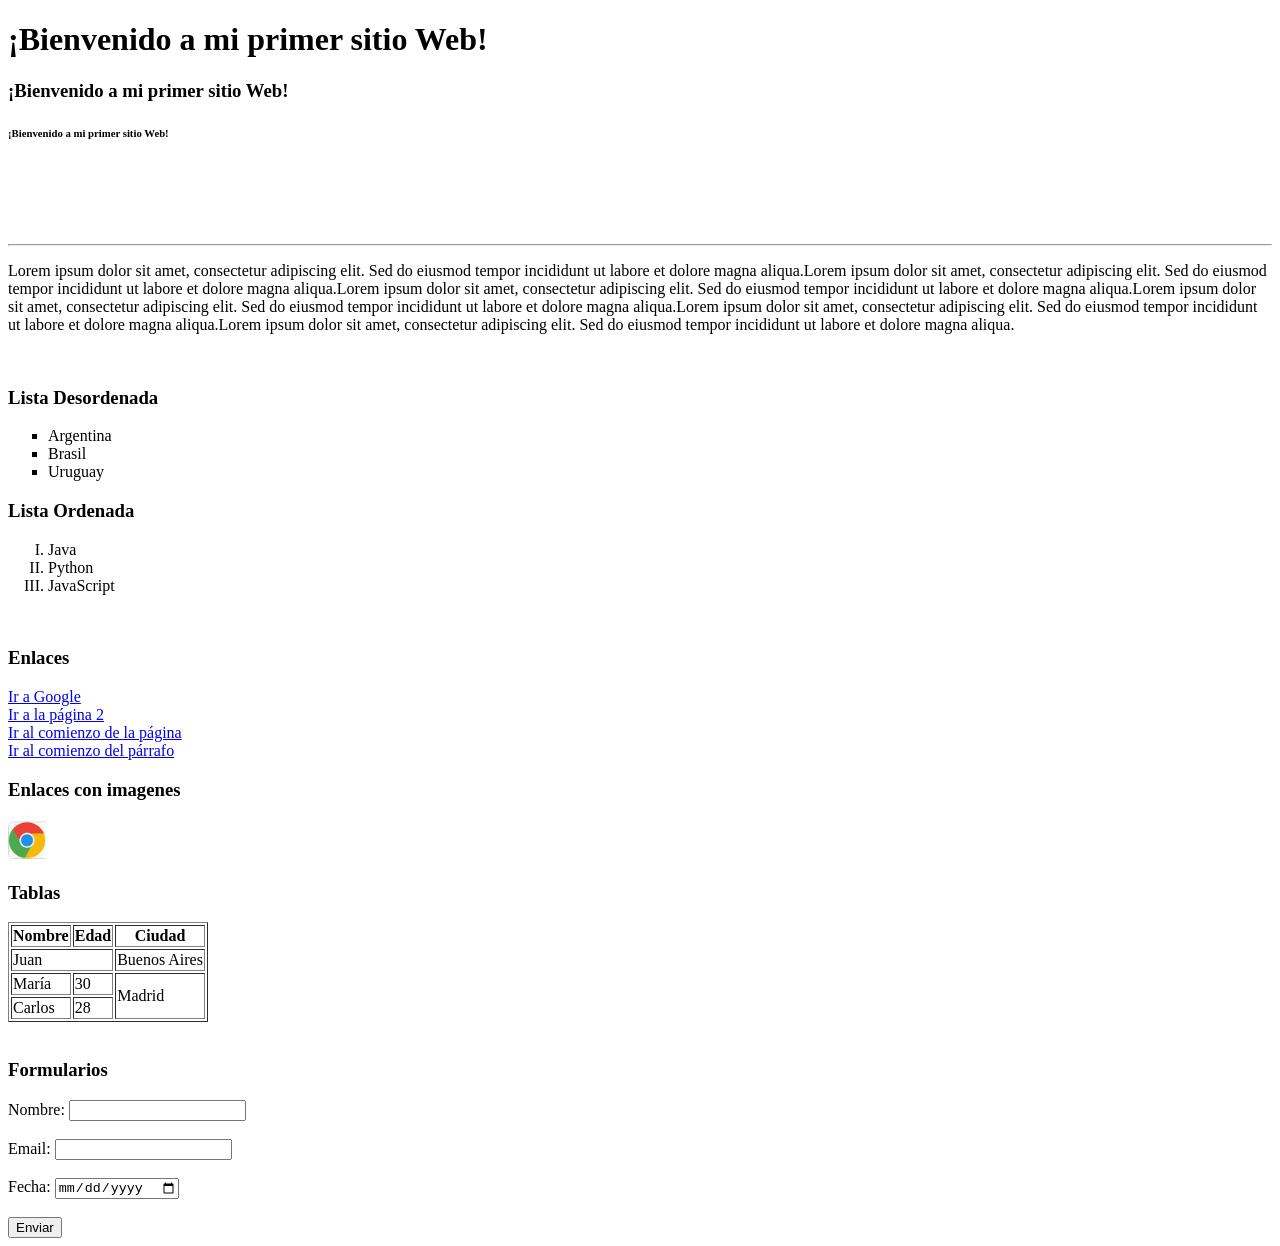
<file: Clase 1/index.html>
<!DOCTYPE html>
<html lang="en">
<head>
    <meta charset="UTF-8">
    <meta name="viewport" content="width=device-width, initial-scale=1.0">
    <title>Mi primer sitio Web!!</title>
</head>
<body>
    <h1>¡Bienvenido a mi primer sitio Web!</h1>
    <h3>¡Bienvenido a mi primer sitio Web!</h3>
    <h6>¡Bienvenido a mi primer sitio Web!</h6>

    <br><br><br><br>
    <hr>
    <!-- comentario valido en HTML -->
    <p id="texto">Lorem ipsum dolor sit amet, consectetur adipiscing elit. Sed do eiusmod tempor incididunt ut labore et dolore magna aliqua.Lorem ipsum dolor sit amet, consectetur adipiscing elit. Sed do eiusmod tempor incididunt ut labore et dolore magna aliqua.Lorem ipsum dolor sit amet, consectetur adipiscing elit. Sed do eiusmod tempor incididunt ut labore et dolore magna aliqua.Lorem ipsum dolor sit amet, consectetur adipiscing elit. Sed do eiusmod tempor incididunt ut labore et dolore magna aliqua.Lorem ipsum dolor sit amet, consectetur adipiscing elit. Sed do eiusmod tempor incididunt ut labore et dolore magna aliqua.Lorem ipsum dolor sit amet, consectetur adipiscing elit. Sed do eiusmod tempor incididunt ut labore et dolore magna aliqua.</p>

    <br>

    <h3>Lista Desordenada</h3>
    <!-- ul: unordered list -->
    <!-- li: list item -->

    <!-- <ul type="disc"> -->
    <!-- <ul type="circle"> -->
    <ul type="square">
        <li>Argentina</li>
        <li>Brasil</li>
        <li>Uruguay</li>
    </ul>
    
    
    <h3>Lista Ordenada</h3>
    <!-- ol: ordered list -->
    <!-- li: list item -->

    <!-- <ol type="1"> -->
    <!-- <ol type="A"> -->
    <ol type="I">
        <li>Java</li>
        <li>Python</li>
        <li>JavaScript</li>
    </ol>

    <br>

    <h3>Enlaces</h3>
    <!-- Enlace absoluto -->
    <a href="https://www.google.com" target="_blank">Ir a Google</a>

    <br>

    <!-- Enlace relativo -->
    <a href="pagina2.html">Ir a la página 2</a>
    
    <br>
    <!-- Anclaje al comienzo de la pagina -->
    <a href="#">Ir al comienzo de la página</a>
    
    
    <br>
    <!-- Anclaje al comienzo del parrafo -->
    <a href="#texto">Ir al comienzo del párrafo</a>

    <br>

    <h3>Enlaces con imagenes</h3>
    <a href="https://www.google.com" target="_blank">
        <img src="google.jpg" alt="Google" width="3%">
    </a>

    <br>

    <h3>Tablas</h3>
    <table border="1">
        <thead>
            <tr>
                <th>Nombre</th>
                <th>Edad</th>
                <th>Ciudad</th>
            </tr>
        </thead>
        <tbody>
            <tr>
                <td colspan = "2">Juan</td>
                <!-- <td>25</td> -->
                <td>Buenos Aires</td>
            </tr>
            <tr>
                <td>María</td>
                <td>30</td>
                <td rowspan="2">Madrid</td>
            </tr>
            <tr>
                <td>Carlos</td>
                <td>28</td>
                <!-- <td>Ciudad de México</td> -->
            </tr>
        </tbody>
    </table>

    <br>

    <h3>Formularios</h3>
    <form action="destino.html">
        <label for="nombre">Nombre:</label>
        <input type="text" id="nombre" name="nombre" required>
        <br><br>
        <label for="email">Email:</label>
        <input type="email" id="email" name="email" required>
        <br><br>
        <label for="fecha">Fecha:</label>
        <input type="date" id="fecha" name="fecha" required>
        <br><br>
        <input type="submit" value="Enviar">
    </form>
</body>
</html>

<!-- textarea -->
 <!-- select -->
  <!-- audio -->
   <!-- video -->
</file>
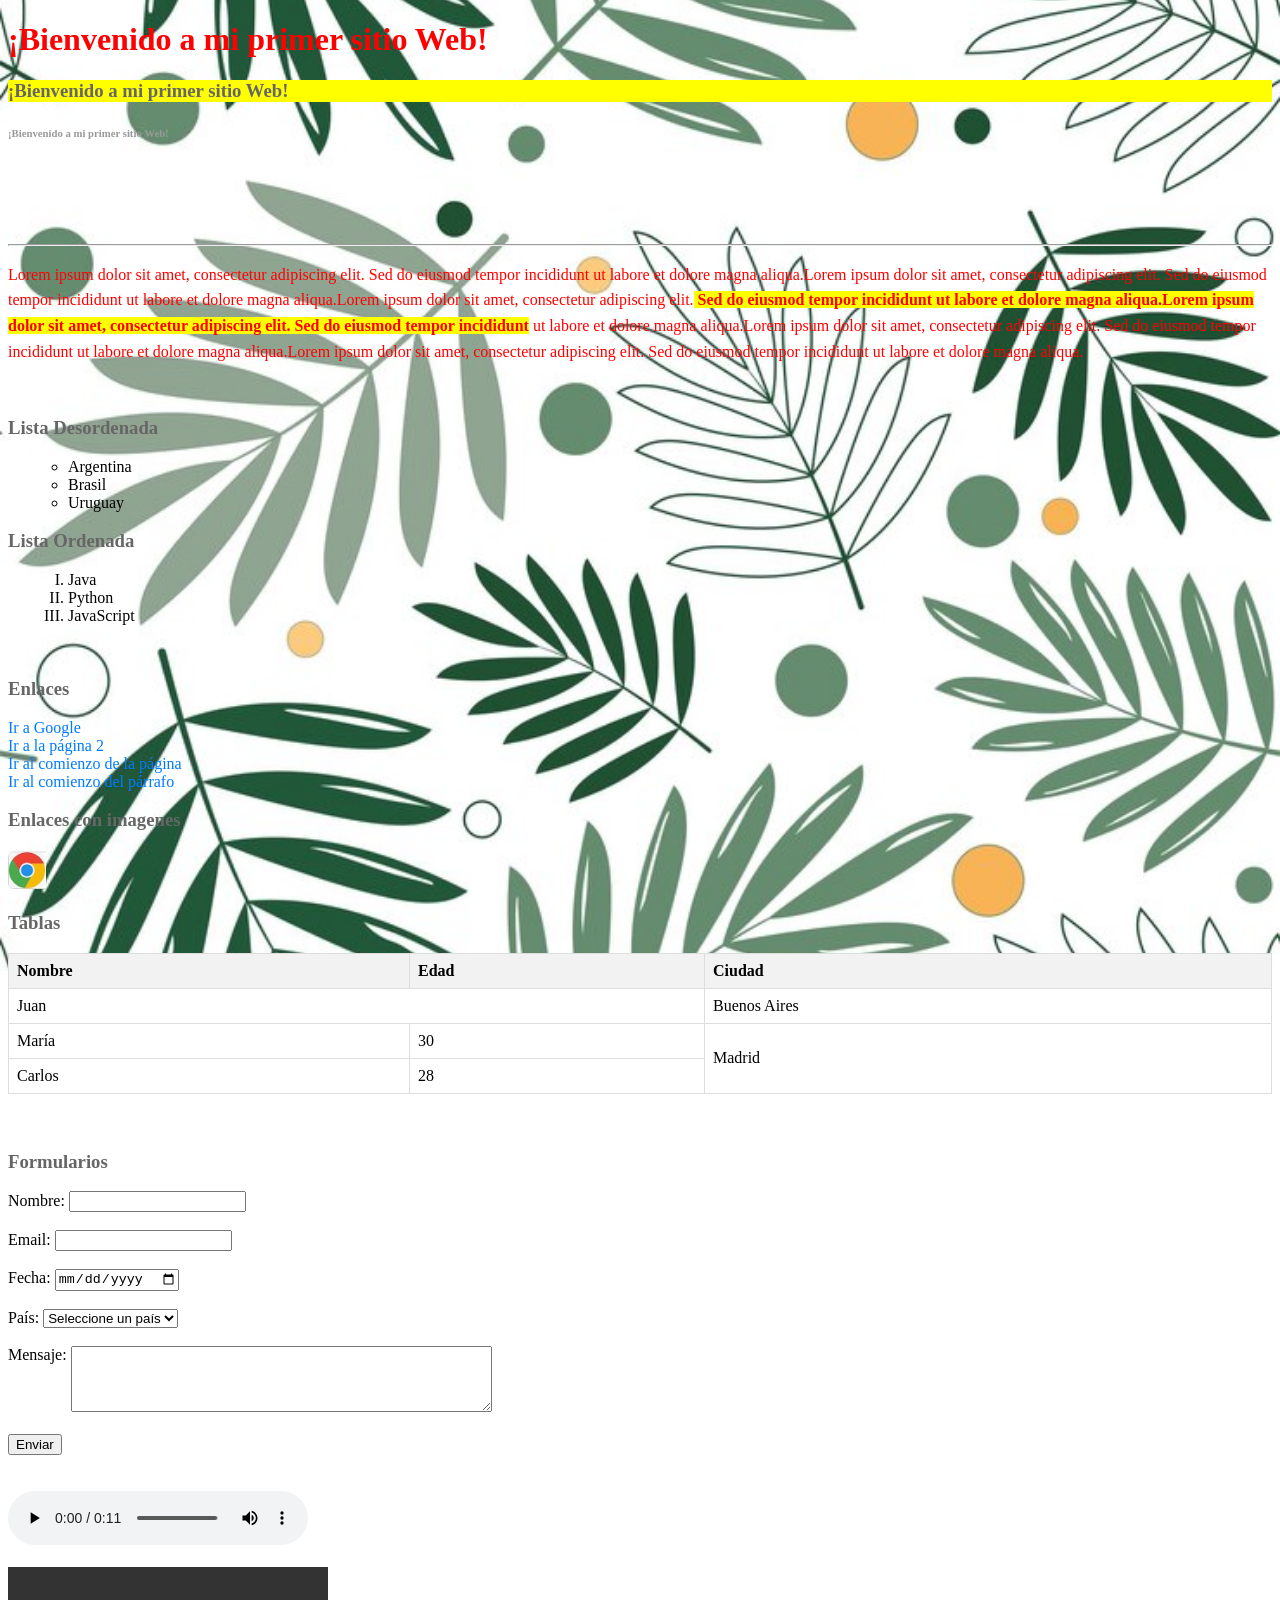
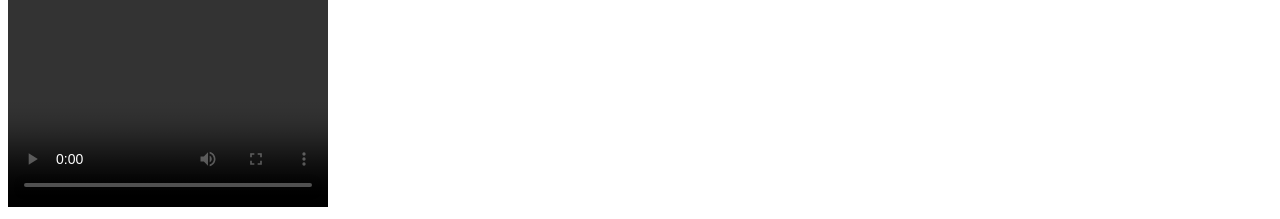
<file: Clase 2/imagenes/index.html>
<!DOCTYPE html>
<html lang="en">
<head>
    <meta charset="UTF-8">
    <meta name="viewport" content="width=device-width, initial-scale=1.0">
    <title>Mi primer sitio Web!!</title>
    <style>
        

        h1 {
            color: #333;
        }

        h3 {
            color: #666;
        }

        h6 {
            color: #999;
        }

        p {
            line-height: 1.6;
        }

        ul, ol {
            margin-left: 20px;
        }

        a {
            color: #007BFF;
            text-decoration: none;
        }

        a:hover {
            text-decoration: underline;
        }

        table {
            border-collapse: collapse;
            width: 100%;
            margin-bottom: 20px;
        }

        th, td {
            border: 1px solid #ddd;
            padding: 8px;
            text-align: left;
        }

        th {
            background-color: #f2f2f2;
        }
    </style>
    <link rel="stylesheet" href="style/estilos.css">
</head>
<body>
    <h1 id="texto">¡Bienvenido a mi primer sitio Web!</h1>
    <h3 class="resaltado">¡Bienvenido a mi primer sitio Web!</h3>
    <h6>¡Bienvenido a mi primer sitio Web!</h6>

    <br><br><br><br>
    <hr>
    <!-- comentario valido en HTML -->
    <p id="texto">Lorem ipsum dolor sit amet, consectetur adipiscing elit. Sed do eiusmod tempor incididunt ut labore et dolore magna aliqua.Lorem ipsum dolor sit amet, consectetur adipiscing elit. Sed do eiusmod tempor incididunt ut labore et dolore magna aliqua.Lorem ipsum dolor sit amet, consectetur adipiscing elit.<span class="resaltado"> Sed do eiusmod tempor incididunt ut labore et dolore magna aliqua.Lorem ipsum dolor sit amet, consectetur adipiscing elit. Sed do eiusmod tempor incididunt</span> ut labore et dolore magna aliqua.Lorem ipsum dolor sit amet, consectetur adipiscing elit. Sed do eiusmod tempor incididunt ut labore et dolore magna aliqua.Lorem ipsum dolor sit amet, consectetur adipiscing elit. Sed do eiusmod tempor incididunt ut labore et dolore magna aliqua.</p>

    <br>


    

    <h3>Lista Desordenada</h3>
    <!-- ul: unordered list -->
    <!-- li: list item -->

    <!-- <ul type="disc"> -->
    <ul type="circle">
    <!-- <ul type="square"> -->
        <li>Argentina</li>
        <li>Brasil</li>
        <li>Uruguay</li>
    </ul>
    
    
    <h3>Lista Ordenada</h3>
    <!-- ol: ordered list -->
    <!-- li: list item -->

    <!-- <ol type="1"> -->
    <!-- <ol type="A"> -->
    <ol type="I">
        <li>Java</li>
        <li>Python</li>
        <li>JavaScript</li>
    </ol>

    <br>

    <h3>Enlaces</h3>
    <!-- Enlace absoluto -->
    <a href="https://www.google.com" target="_blank">Ir a Google</a>

    <br>

    <!-- Enlace relativo -->
    <a href="pagina2.html">Ir a la página 2</a>
    
    <br>
    <!-- Anclaje al comienzo de la pagina -->
    <a href="#">Ir al comienzo de la página</a>
    
    
    <br>
    <!-- Anclaje al comienzo del parrafo -->
    <a href="#texto">Ir al comienzo del párrafo</a>

    <br>

    <h3>Enlaces con imagenes</h3>
    <a href="https://www.google.com" target="_blank">
        <img src="google.jpg" alt="Google" width="3%">
    </a>

    <br>

    <h3>Tablas</h3>
    <table border="1">
        <thead>
            <tr>
                <th>Nombre</th>
                <th>Edad</th>
                <th>Ciudad</th>
            </tr>
        </thead>
        <tbody>
            <tr>
                <td colspan = "2">Juan</td>
                <!-- <td>25</td> -->
                <td>Buenos Aires</td>
            </tr>
            <tr>
                <td>María</td>
                <td>30</td>
                <td rowspan="2">Madrid</td>
            </tr>
            <tr>
                <td>Carlos</td>
                <td>28</td>
                <!-- <td>Ciudad de México</td> -->
            </tr>
        </tbody>
    </table>

    <br>

    <h3>Formularios</h3>
    <form action="destino.html">
        <label for="nombre">Nombre:</label>
        <input type="text" id="nombre" name="nombre" required>
        <br><br>
        <label for="email">Email:</label>
        <input type="email" id="email" name="email" required>
        <br><br>
        <label for="fecha">Fecha:</label>
        <input type="date" id="fecha" name="fecha" required>
        <br><br>
        <!-- select -->
        <label for="pais">País:</label>
        <select id="pais" name="pais" required>
            <option value="">Seleccione un país</option>
            <option value="argentina">Argentina</option>
            <option value="brasil">Brasil</option>
            <option value="uruguay">Uruguay</option>
        </select>
        <br><br>
        <!-- textarea -->
        <label for="mensaje" style="vertical-align: top;">Mensaje:</label>
        <textarea id="mensaje" name="mensaje" rows="4" cols="50" required></textarea>
        <br><br>
        <input type="submit" value="Enviar">
    </form>

    <br><br>

    <!-- audio -->
    <audio controls>
        <source src="audio.mp3" type="audio/mpeg">
        Tu navegador no soporta el elemento de audio.
    </audio>

    <br><br>

    <!-- video -->
    <video width="320" height="240" controls>
        <source src="video.mp4" type="video/mp4">
        Tu navegador no soporta el elemento de video.
    </video>
</body>
</html>
</file>
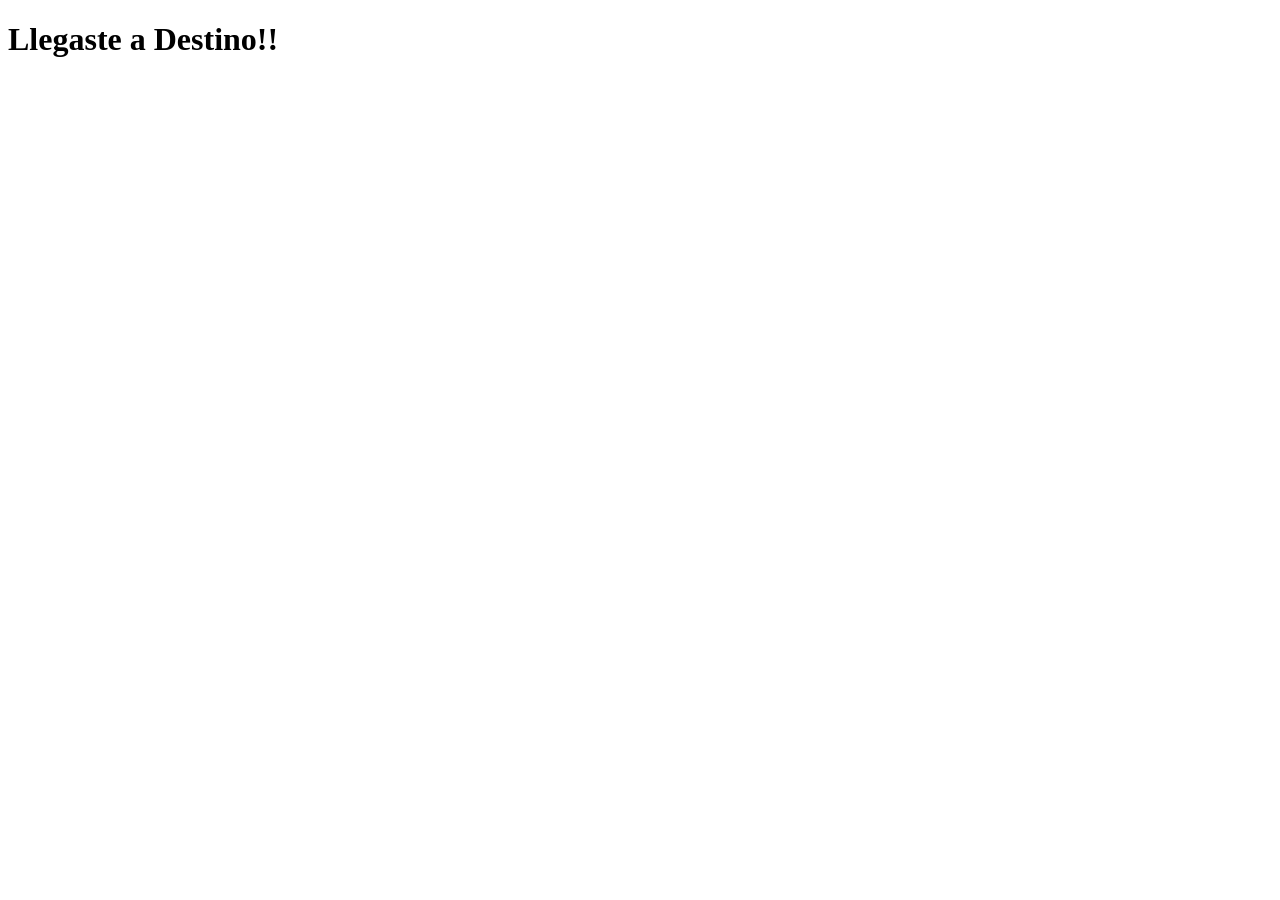
<file: Clase 1/pagina2.html>
<!DOCTYPE html>
<html lang="en">
<head>
    <meta charset="UTF-8">
    <meta name="viewport" content="width=device-width, initial-scale=1.0">
    <title>Document</title>
</head>
<body>
    <h1>Llegaste a Destino!!</h1>
</body>
</html>
</file>
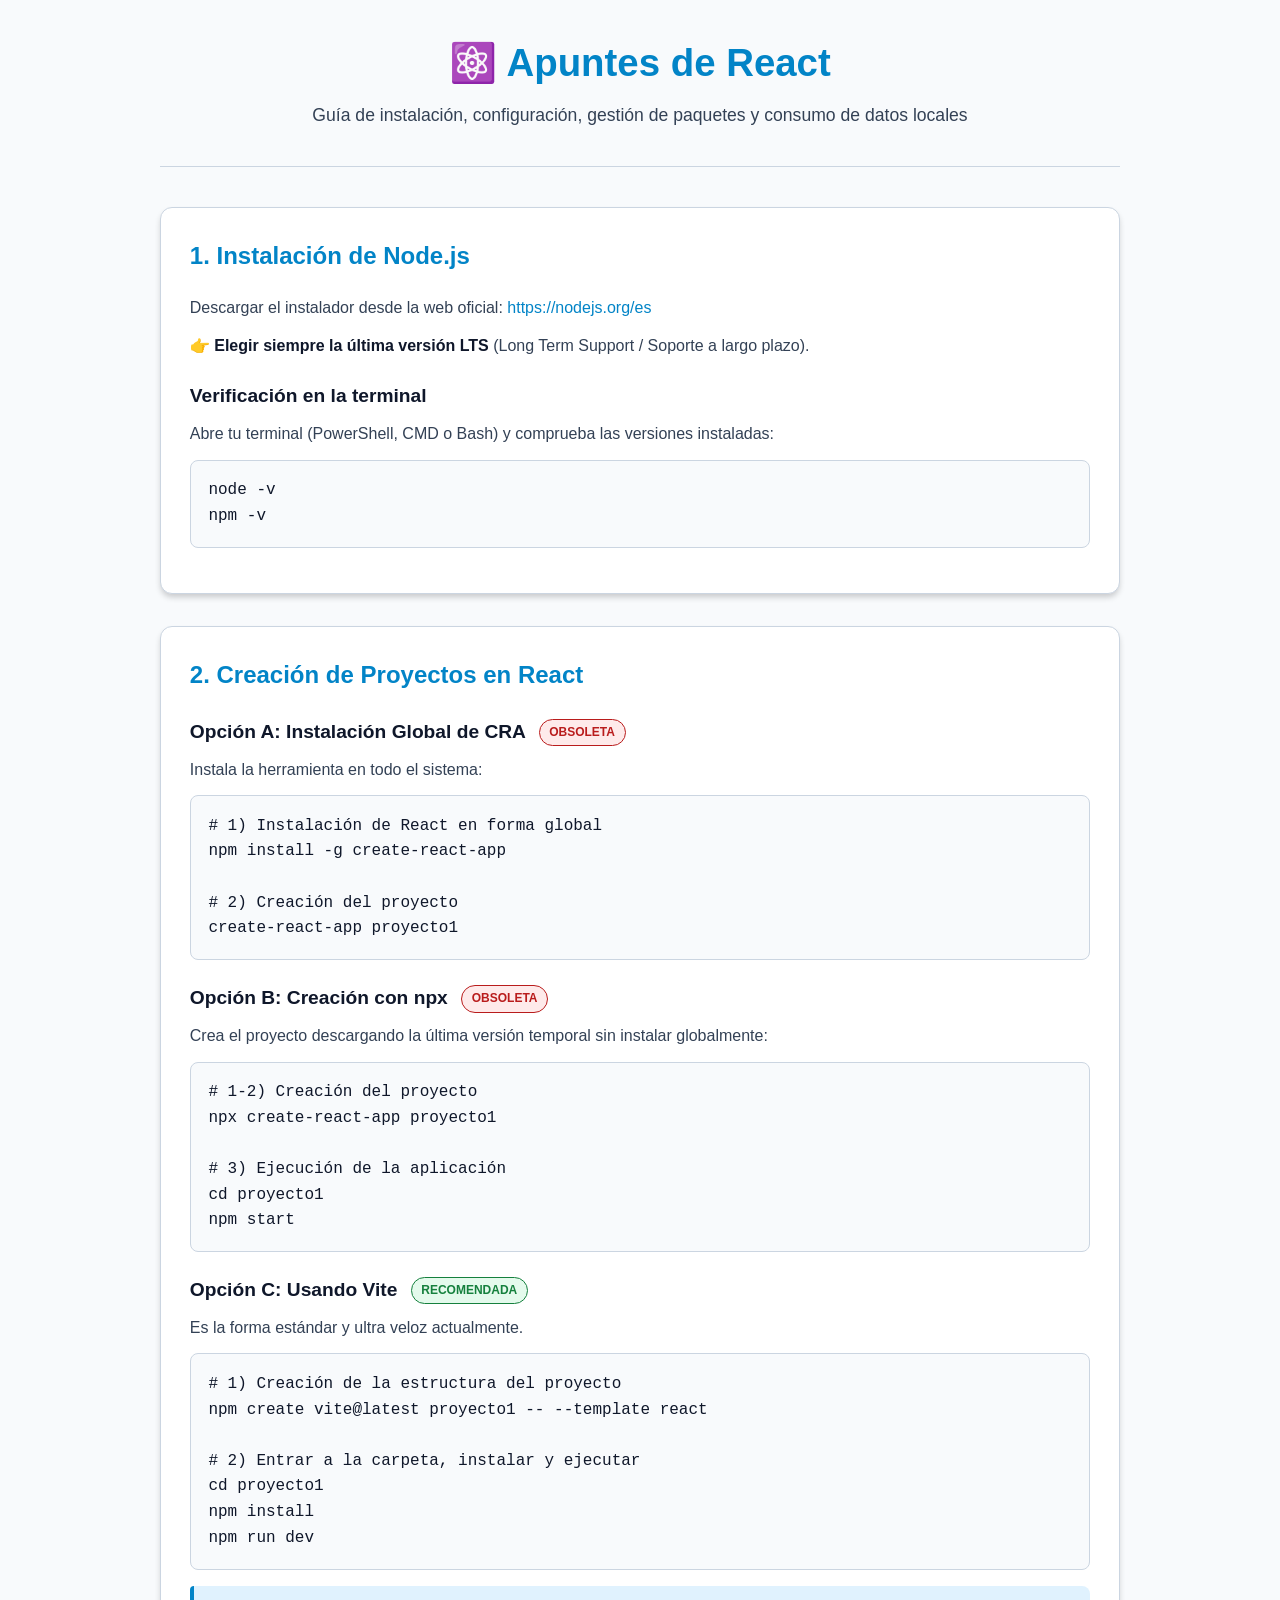
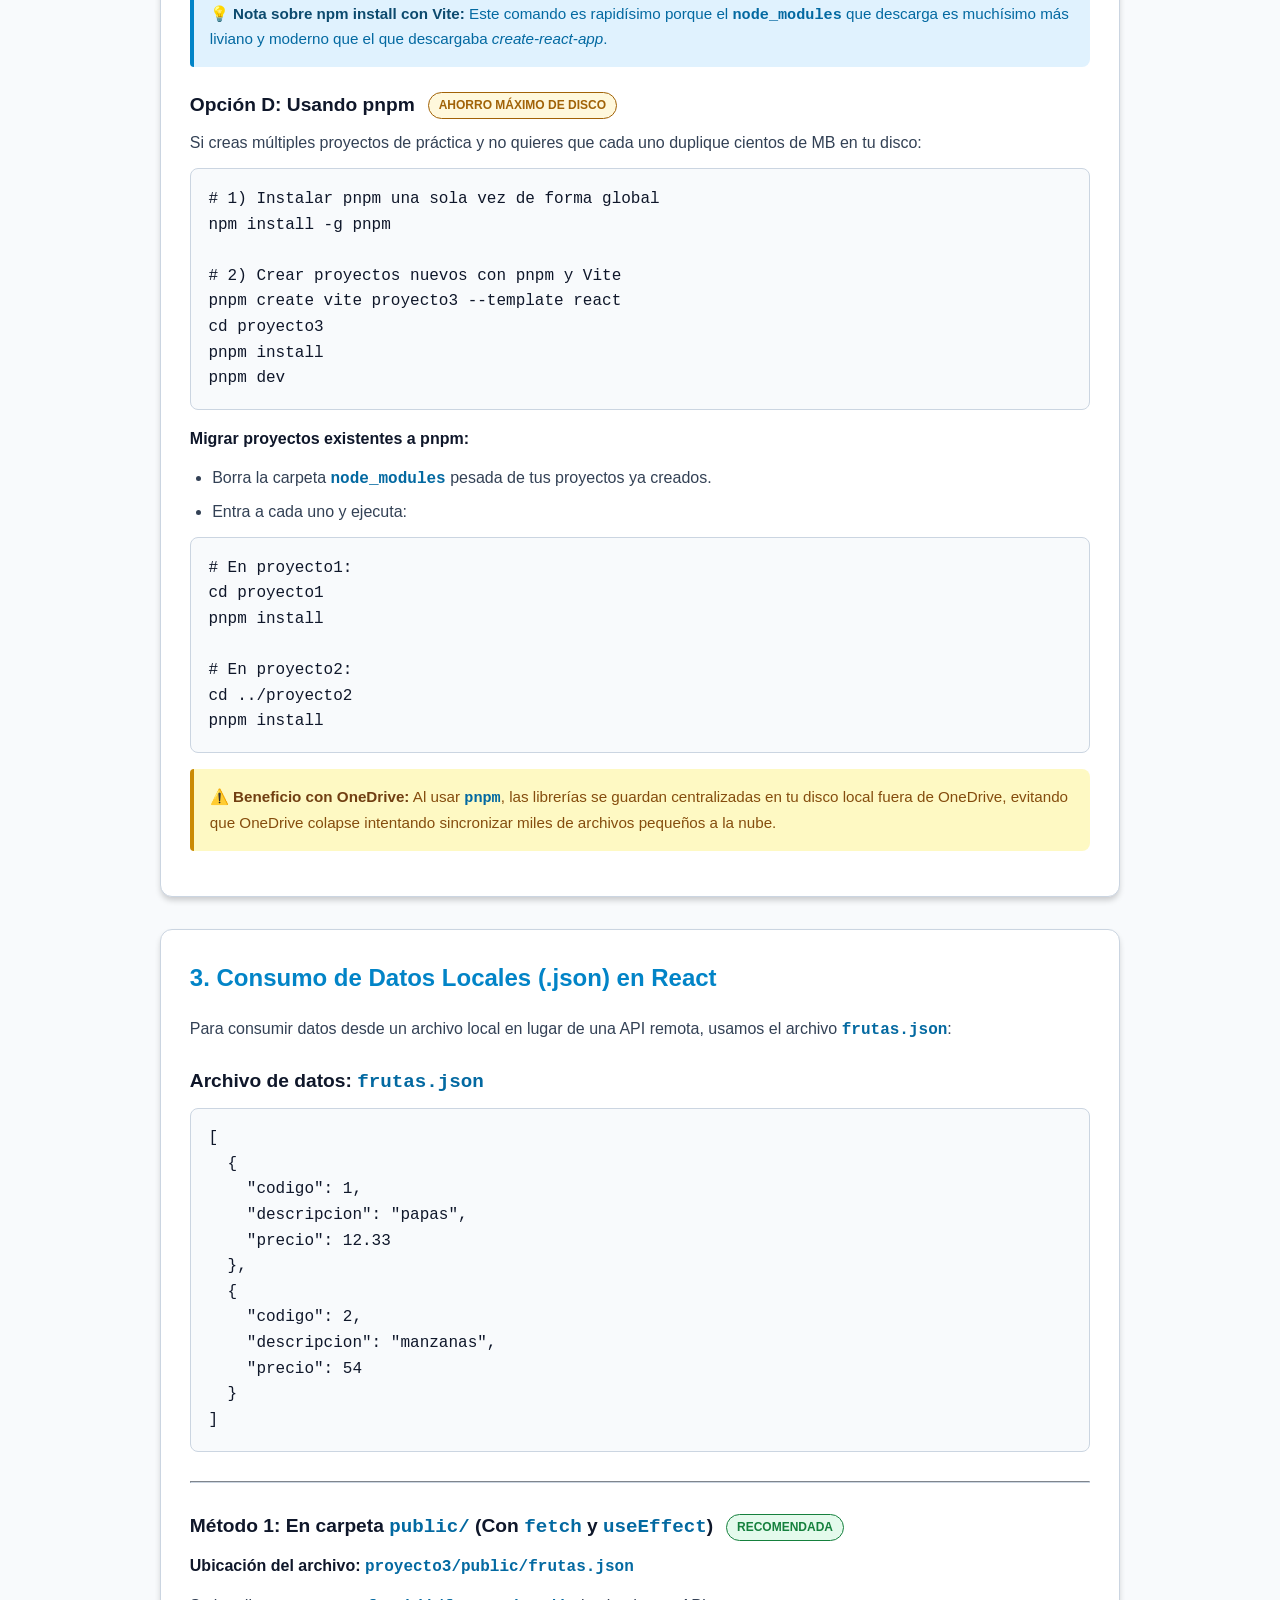
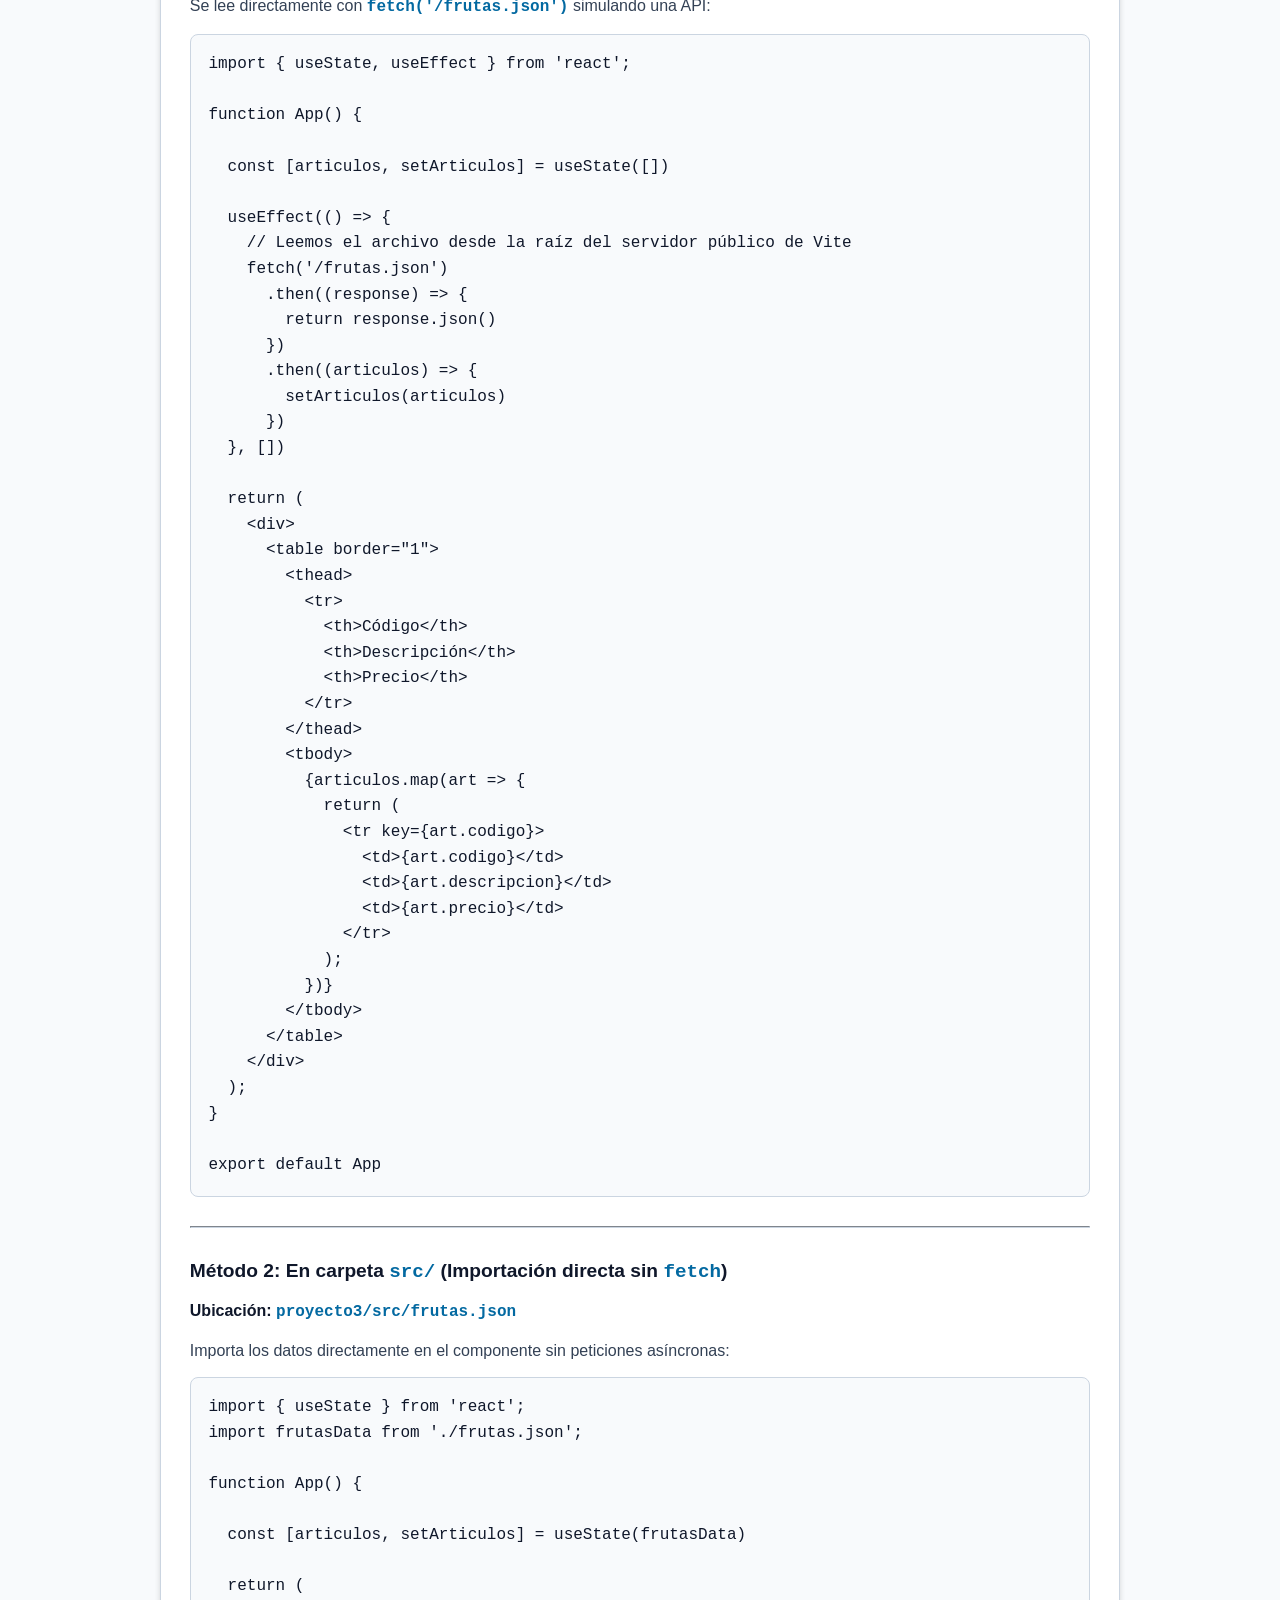
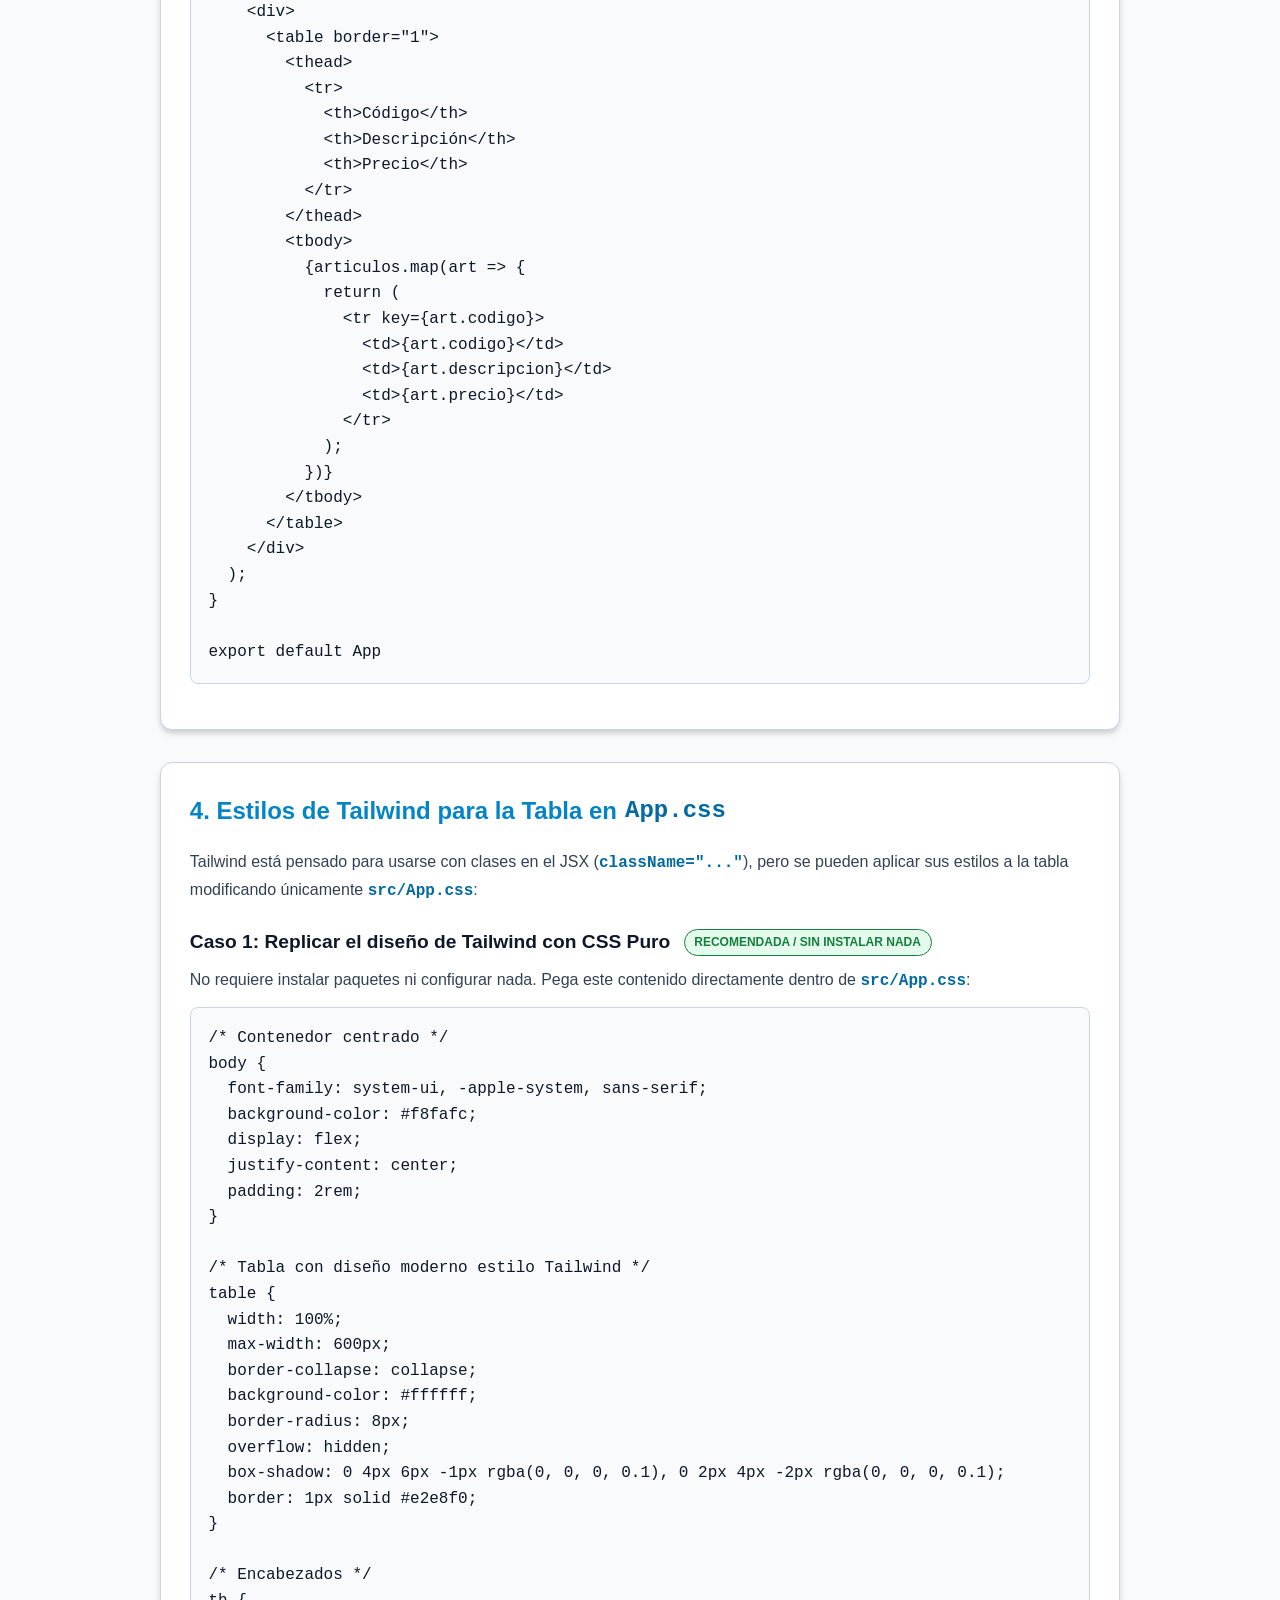
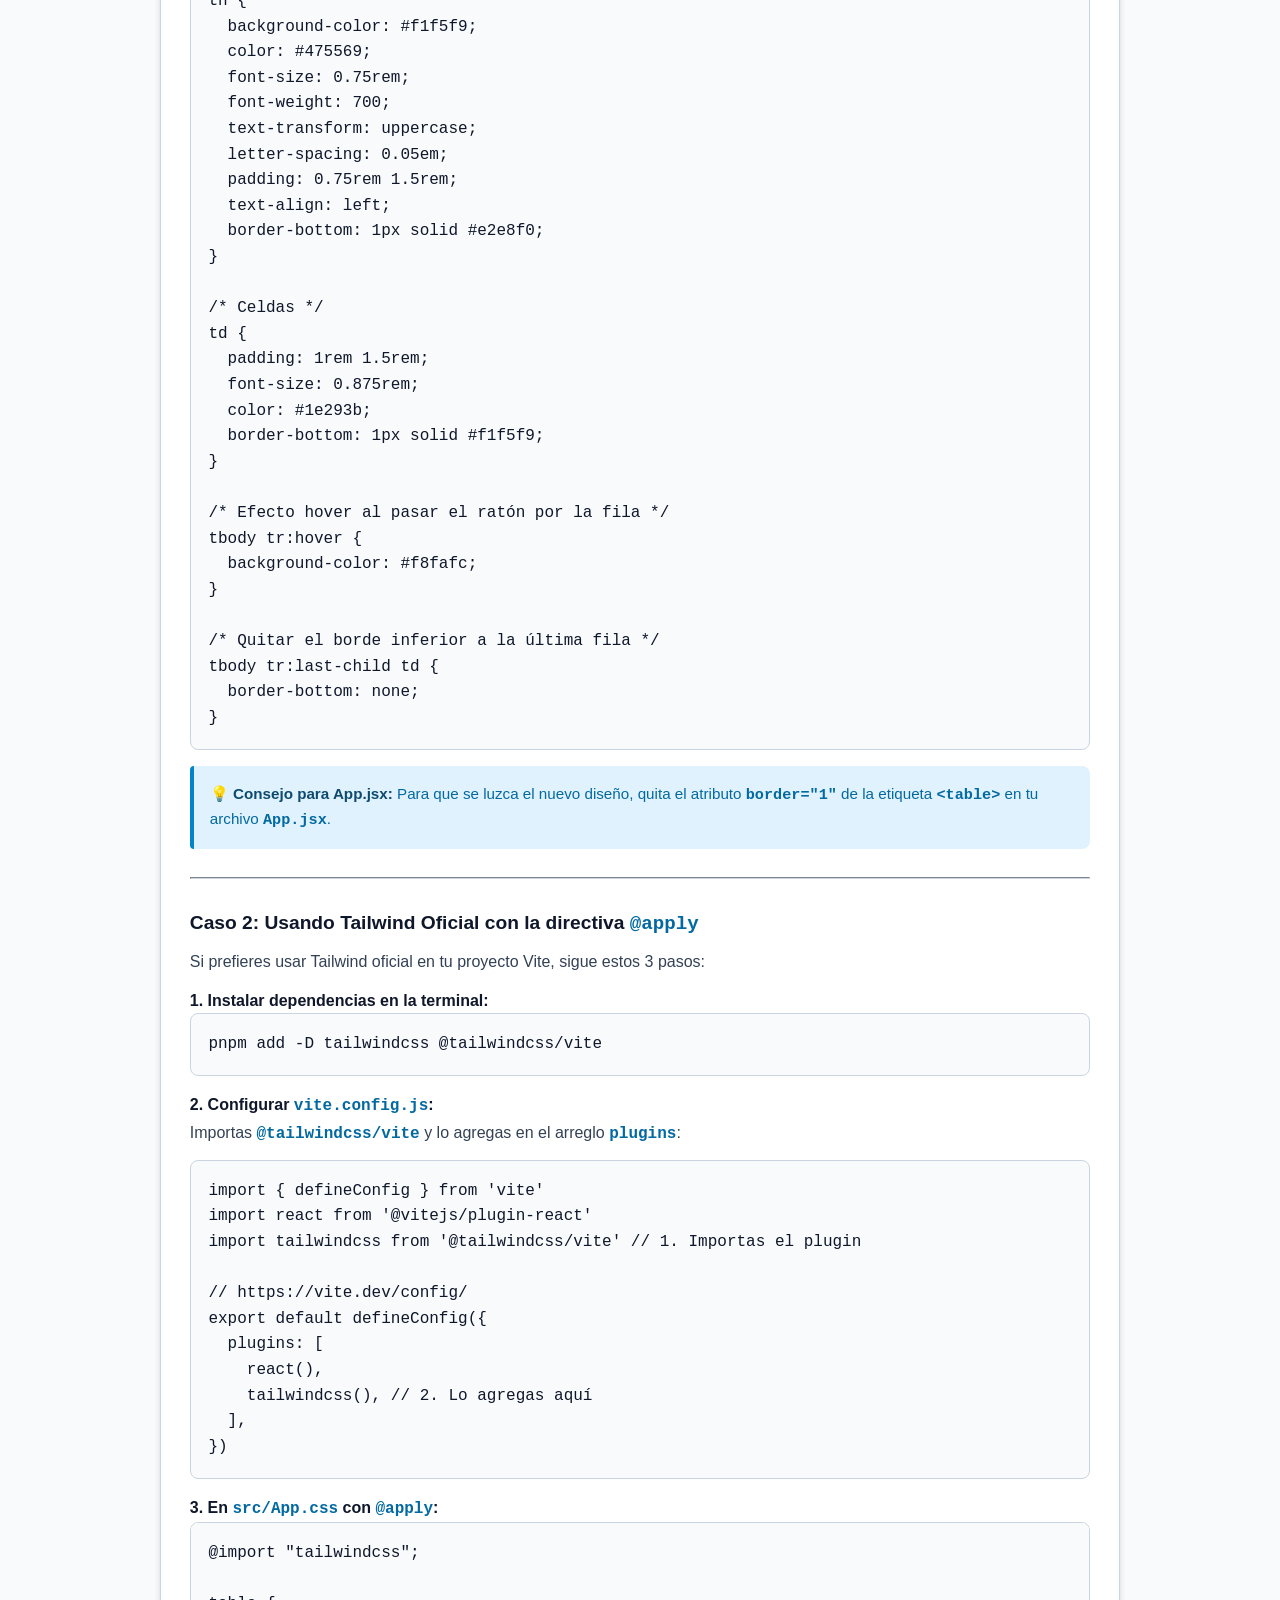
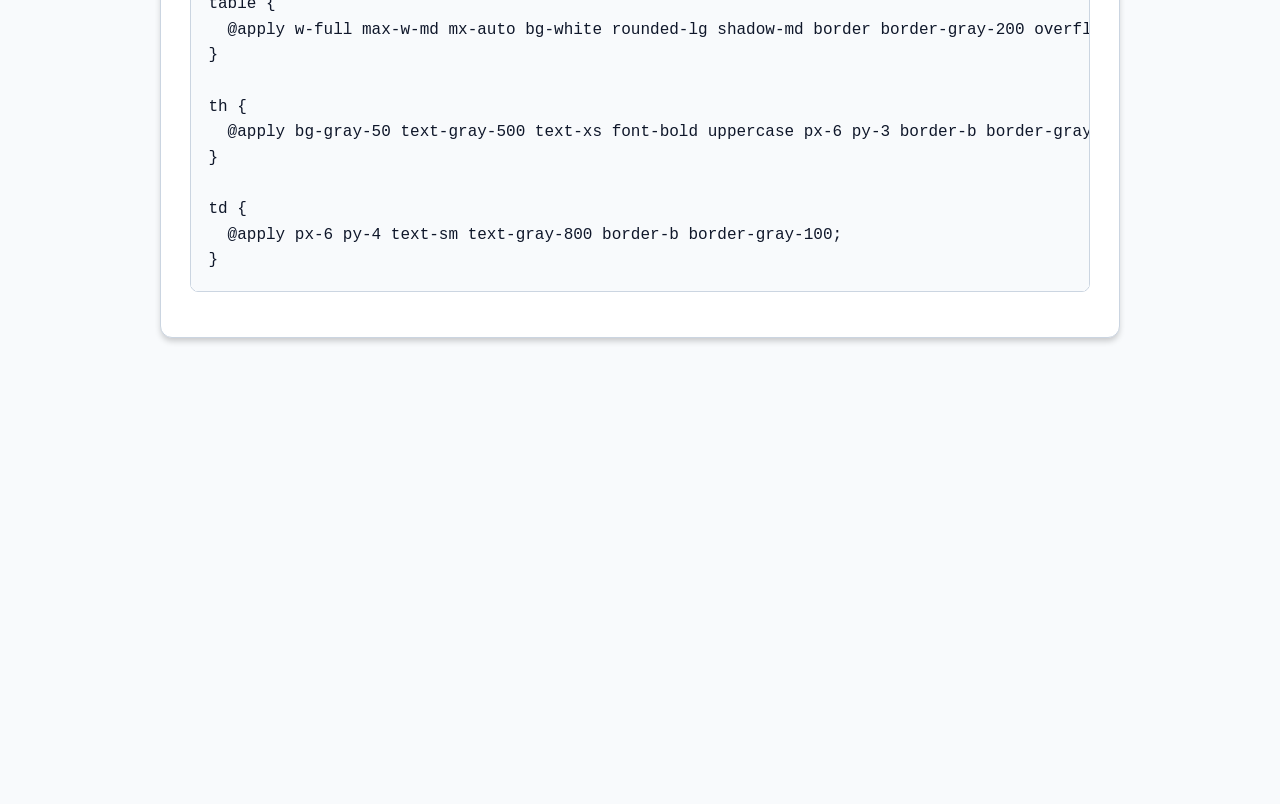
<file: Clase 14/apuntes-react.html>
<!DOCTYPE html>
<html lang="es">
<head>
  <meta charset="UTF-8" />
  <meta name="viewport" content="width=device-width, initial-scale=1.0" />
  <title>Apuntes React - Guía Completa de Instalación y Práctica</title>
  <style>
    :root {
      --bg: #f8fafc;
      --card-bg: #ffffff;
      --border: #cbd5e1;
      --text: #0f172a;
      --text-muted: #334155;
      --accent: #0284c7;
      --accent-hover: #0369a1;
      --code-bg: #f1f5f9;
      --green: #15803d;
      --yellow: #a16207;
      --badge-legacy: #b91c1c;
    }

    * {
      box-sizing: border-box;
      margin: 0;
      padding: 0;
    }

    body {
      font-family: -apple-system, BlinkMacSystemFont, "Segoe UI", Roboto, Helvetica, Arial, sans-serif;
      background-color: var(--bg);
      color: var(--text);
      line-height: 1.6;
      padding: 2rem 1rem;
    }

    .container {
      max-width: 960px;
      margin: 0 auto;
    }

    header {
      text-align: center;
      margin-bottom: 2.5rem;
      border-bottom: 1px solid var(--border);
      padding-bottom: 1.5rem;
    }

    header h1 {
      font-size: 2.4rem;
      color: var(--accent);
      margin-bottom: 0.5rem;
    }

    header p {
      color: var(--text-muted);
      font-size: 1.1rem;
    }

    section {
      background: var(--card-bg);
      border: 1px solid var(--border);
      border-radius: 12px;
      padding: 1.8rem;
      margin-bottom: 2rem;
      box-shadow: 0 4px 6px -1px rgba(0, 0, 0, 0.2);
    }

    h2 {
      font-size: 1.5rem;
      color: var(--accent);
      margin-bottom: 1.2rem;
      display: flex;
      align-items: center;
      gap: 0.5rem;
    }

    h3 {
      font-size: 1.2rem;
      color: var(--text);
      margin-top: 1.4rem;
      margin-bottom: 0.6rem;
    }

    p, ul {
      color: var(--text-muted);
      margin-bottom: 0.8rem;
    }

    ul {
      padding-left: 1.4rem;
    }

    li {
      margin-bottom: 0.4rem;
    }

    strong {
      color: var(--text);
    }

    a {
      color: var(--accent);
      text-decoration: none;
    }

    a:hover {
      text-decoration: underline;
    }

    .badge {
      display: inline-block;
      font-size: 0.75rem;
      font-weight: 700;
      text-transform: uppercase;
      padding: 0.2rem 0.6rem;
      border-radius: 9999px;
      margin-left: 0.5rem;
      vertical-align: middle;
    }

    .badge-rec {
      background-color: rgba(74, 222, 128, 0.15);
      color: var(--green);
      border: 1px solid var(--green);
    }

    .badge-legacy {
      background-color: rgba(248, 113, 113, 0.15);
      color: var(--badge-legacy);
      border: 1px solid var(--badge-legacy);
    }

    .badge-tip {
      background-color: rgba(250, 204, 21, 0.15);
      color: var(--yellow);
      border: 1px solid var(--yellow);
    }

    pre {
      background-color: #f8fafc;
      border: 1px solid var(--border);
      border-radius: 8px;
      padding: 1.1rem;
      overflow-x: auto;
      margin-bottom: 1rem;
      font-size: 1rem;
    }

    code {
      font-family: ui-monospace, SFMono-Regular, Menlo, Monaco, Consolas, "Liberation Mono", "Courier New", monospace;
      color: #0369a1;
      font-weight: 600;
    }

    pre code {
      color: #0f172a;
      white-space: pre;
      font-weight: normal;
    }

    .note {
      background: #e0f2fe;
      border-left: 4px solid var(--accent);
      padding: 1rem;
      border-radius: 4px 8px 8px 4px;
      margin: 1rem 0;
      font-size: 0.95rem;
      color: #0369a1;
    }

    .note strong {
      color: #0c4a6e;
    }

    .note-warning {
      background: #fef9c3;
      border-left-color: #ca8a04;
      color: #854d0e;
    }

    .note-warning strong {
      color: #713f12;
    }

    table {
      width: 100%;
      border-collapse: collapse;
      margin: 1rem 0;
      font-size: 0.95rem;
    }

    th, td {
      border: 1px solid var(--border);
      padding: 0.75rem 1rem;
      text-align: left;
    }

    th {
      background-color: #f1f5f9;
      color: #0f172a;
      font-weight: 700;
    }
  </style>
</head>
<body>
  <div class="container">
    <header>
      <h1>⚛️ Apuntes de React</h1>
      <p>Guía de instalación, configuración, gestión de paquetes y consumo de datos locales</p>
    </header>

    <!-- SECCIÓN 1: NODE.JS -->
    <section>
      <h2>1. Instalación de Node.js</h2>
      <p>
        Descargar el instalador desde la web oficial: 
        <a href="https://nodejs.org/es" target="_blank" rel="noreferrer">https://nodejs.org/es</a>
      </p>
      <p>👉 <strong>Elegir siempre la última versión LTS</strong> (Long Term Support / Soporte a largo plazo).</p>

      <h3>Verificación en la terminal</h3>
      <p>Abre tu terminal (PowerShell, CMD o Bash) y comprueba las versiones instaladas:</p>
      <pre><code>node -v
npm -v</code></pre>
    </section>

    <!-- SECCIÓN 2: CREACIÓN DE PROYECTOS -->
    <section>
      <h2>2. Creación de Proyectos en React</h2>

      <!-- OPCION A -->
      <h3>Opción A: Instalación Global de CRA <span class="badge badge-legacy">Obsoleta</span></h3>
      <p>Instala la herramienta en todo el sistema:</p>
      <pre><code># 1) Instalación de React en forma global
npm install -g create-react-app

# 2) Creación del proyecto
create-react-app proyecto1</code></pre>

      <!-- OPCION B -->
      <h3>Opción B: Creación con npx <span class="badge badge-legacy">Obsoleta</span></h3>
      <p>Crea el proyecto descargando la última versión temporal sin instalar globalmente:</p>
      <pre><code># 1-2) Creación del proyecto
npx create-react-app proyecto1

# 3) Ejecución de la aplicación
cd proyecto1
npm start</code></pre>

      <!-- OPCION C -->
      <h3>Opción C: Usando Vite <span class="badge badge-rec">Recomendada</span></h3>
      <p>Es la forma estándar y ultra veloz actualmente.</p>
      <pre><code># 1) Creación de la estructura del proyecto
npm create vite@latest proyecto1 -- --template react

# 2) Entrar a la carpeta, instalar y ejecutar
cd proyecto1
npm install
npm run dev</code></pre>
      <div class="note">
        <strong>💡 Nota sobre npm install con Vite:</strong> Este comando es rapidísimo porque el <code>node_modules</code> que descarga es muchísimo más liviano y moderno que el que descargaba <em>create-react-app</em>.
      </div>

      <!-- OPCION D -->
      <h3>Opción D: Usando pnpm <span class="badge badge-tip">Ahorro Máximo de Disco</span></h3>
      <p>
        Si creas múltiples proyectos de práctica y no quieres que cada uno duplique cientos de MB en tu disco:
      </p>
      <pre><code># 1) Instalar pnpm una sola vez de forma global
npm install -g pnpm

# 2) Crear proyectos nuevos con pnpm y Vite
pnpm create vite proyecto3 --template react
cd proyecto3
pnpm install
pnpm dev</code></pre>

      <p><strong>Migrar proyectos existentes a pnpm:</strong></p>
      <ul>
        <li>Borra la carpeta <code>node_modules</code> pesada de tus proyectos ya creados.</li>
        <li>Entra a cada uno y ejecuta:</li>
      </ul>
      <pre><code># En proyecto1:
cd proyecto1
pnpm install

# En proyecto2:
cd ../proyecto2
pnpm install</code></pre>
      <div class="note note-warning">
        <strong>⚠️ Beneficio con OneDrive:</strong> Al usar <code>pnpm</code>, las librerías se guardan centralizadas en tu disco local fuera de OneDrive, evitando que OneDrive colapse intentando sincronizar miles de archivos pequeños a la nube.
      </div>
    </section>

    <!-- SECCIÓN 3: CONSUMO DE DATOS JSON -->
    <section>
      <h2>3. Consumo de Datos Locales (.json) en React</h2>
      <p>
        Para consumir datos desde un archivo local en lugar de una API remota, usamos el archivo <code>frutas.json</code>:
      </p>
      
      <h3>Archivo de datos: <code>frutas.json</code></h3>
      <pre><code>[
  {
    "codigo": 1,
    "descripcion": "papas",
    "precio": 12.33
  },
  {
    "codigo": 2,
    "descripcion": "manzanas",
    "precio": 54
  }
]</code></pre>

      <hr style="border-color: var(--border); margin: 1.8rem 0;" />

      <!-- METODO 1 -->
      <h3>Método 1: En carpeta <code>public/</code> (Con <code>fetch</code> y <code>useEffect</code>) <span class="badge badge-rec">Recomendada</span></h3>
      <p><strong>Ubicación del archivo:</strong> <code>proyecto3/public/frutas.json</code></p>
      <p>Se lee directamente con <code>fetch('/frutas.json')</code> simulando una API:</p>
      <pre><code>import { useState, useEffect } from 'react';

function App() {

  const [articulos, setArticulos] = useState([])

  useEffect(() => {
    // Leemos el archivo desde la raíz del servidor público de Vite
    fetch('/frutas.json')
      .then((response) => {
        return response.json()
      })
      .then((articulos) => {
        setArticulos(articulos)
      })
  }, [])

  return (
    &lt;div&gt;
      &lt;table border="1"&gt;
        &lt;thead&gt;
          &lt;tr&gt;
            &lt;th&gt;Código&lt;/th&gt;
            &lt;th&gt;Descripción&lt;/th&gt;
            &lt;th&gt;Precio&lt;/th&gt;
          &lt;/tr&gt;
        &lt;/thead&gt;
        &lt;tbody&gt;
          {articulos.map(art =&gt; {
            return (
              &lt;tr key={art.codigo}&gt;
                &lt;td&gt;{art.codigo}&lt;/td&gt;
                &lt;td&gt;{art.descripcion}&lt;/td&gt;
                &lt;td&gt;{art.precio}&lt;/td&gt;
              &lt;/tr&gt;
            );
          })}
        &lt;/tbody&gt;
      &lt;/table&gt;
    &lt;/div&gt;
  );
}

export default App</code></pre>

      <hr style="border-color: var(--border); margin: 1.8rem 0;" />

      <!-- METODO 2 -->
      <h3>Método 2: En carpeta <code>src/</code> (Importación directa sin <code>fetch</code>)</h3>
      <p><strong>Ubicación:</strong> <code>proyecto3/src/frutas.json</code></p>
      <p>Importa los datos directamente en el componente sin peticiones asíncronas:</p>
      <pre><code>import { useState } from 'react';
import frutasData from './frutas.json';

function App() {

  const [articulos, setArticulos] = useState(frutasData)

  return (
    &lt;div&gt;
      &lt;table border="1"&gt;
        &lt;thead&gt;
          &lt;tr&gt;
            &lt;th&gt;Código&lt;/th&gt;
            &lt;th&gt;Descripción&lt;/th&gt;
            &lt;th&gt;Precio&lt;/th&gt;
          &lt;/tr&gt;
        &lt;/thead&gt;
        &lt;tbody&gt;
          {articulos.map(art =&gt; {
            return (
              &lt;tr key={art.codigo}&gt;
                &lt;td&gt;{art.codigo}&lt;/td&gt;
                &lt;td&gt;{art.descripcion}&lt;/td&gt;
                &lt;td&gt;{art.precio}&lt;/td&gt;
              &lt;/tr&gt;
            );
          })}
        &lt;/tbody&gt;
      &lt;/table&gt;
    &lt;/div&gt;
  );
}

export default App</code></pre>
    </section>

    <!-- SECCIÓN 4: ESTILOS TAILWIND EN APP.CSS -->
    <section>
      <h2>4. Estilos de Tailwind para la Tabla en <code>App.css</code></h2>
      <p>
        Tailwind está pensado para usarse con clases en el JSX (<code>className="..."</code>), pero se pueden aplicar sus estilos a la tabla modificando únicamente <strong><code>src/App.css</code></strong>:
      </p>

      <!-- CASO 1 -->
      <h3>Caso 1: Replicar el diseño de Tailwind con CSS Puro <span class="badge badge-rec">Recomendada / Sin Instalar Nada</span></h3>
      <p>
        No requiere instalar paquetes ni configurar nada. Pega este contenido directamente dentro de <code>src/App.css</code>:
      </p>
      <pre><code>/* Contenedor centrado */
body {
  font-family: system-ui, -apple-system, sans-serif;
  background-color: #f8fafc;
  display: flex;
  justify-content: center;
  padding: 2rem;
}

/* Tabla con diseño moderno estilo Tailwind */
table {
  width: 100%;
  max-width: 600px;
  border-collapse: collapse;
  background-color: #ffffff;
  border-radius: 8px;
  overflow: hidden;
  box-shadow: 0 4px 6px -1px rgba(0, 0, 0, 0.1), 0 2px 4px -2px rgba(0, 0, 0, 0.1);
  border: 1px solid #e2e8f0;
}

/* Encabezados */
th {
  background-color: #f1f5f9;
  color: #475569;
  font-size: 0.75rem;
  font-weight: 700;
  text-transform: uppercase;
  letter-spacing: 0.05em;
  padding: 0.75rem 1.5rem;
  text-align: left;
  border-bottom: 1px solid #e2e8f0;
}

/* Celdas */
td {
  padding: 1rem 1.5rem;
  font-size: 0.875rem;
  color: #1e293b;
  border-bottom: 1px solid #f1f5f9;
}

/* Efecto hover al pasar el ratón por la fila */
tbody tr:hover {
  background-color: #f8fafc;
}

/* Quitar el borde inferior a la última fila */
tbody tr:last-child td {
  border-bottom: none;
}</code></pre>

      <div class="note">
        <strong>💡 Consejo para App.jsx:</strong> Para que se luzca el nuevo diseño, quita el atributo <code>border="1"</code> de la etiqueta <code>&lt;table&gt;</code> en tu archivo <code>App.jsx</code>.
      </div>

      <hr style="border-color: var(--border); margin: 1.8rem 0;" />

      <!-- CASO 2 -->
      <h3>Caso 2: Usando Tailwind Oficial con la directiva <code>@apply</code></h3>
      <p>
        Si prefieres usar Tailwind oficial en tu proyecto Vite, sigue estos 3 pasos:
      </p>

      <h4>1. Instalar dependencias en la terminal:</h4>
      <pre><code>pnpm add -D tailwindcss @tailwindcss/vite</code></pre>

      <h4>2. Configurar <code>vite.config.js</code>:</h4>
      <p>Importas <code>@tailwindcss/vite</code> y lo agregas en el arreglo <code>plugins</code>:</p>
      <pre><code>import { defineConfig } from 'vite'
import react from '@vitejs/plugin-react'
import tailwindcss from '@tailwindcss/vite' // 1. Importas el plugin

// https://vite.dev/config/
export default defineConfig({
  plugins: [
    react(),
    tailwindcss(), // 2. Lo agregas aquí
  ],
})</code></pre>

      <h4>3. En <code>src/App.css</code> con <code>@apply</code>:</h4>
      <pre><code>@import "tailwindcss";

table {
  @apply w-full max-w-md mx-auto bg-white rounded-lg shadow-md border border-gray-200 overflow-hidden;
}

th {
  @apply bg-gray-50 text-gray-500 text-xs font-bold uppercase px-6 py-3 border-b border-gray-200;
}

td {
  @apply px-6 py-4 text-sm text-gray-800 border-b border-gray-100;
}</code></pre>
    </section>
  </div>
</body>
</html>
</file>
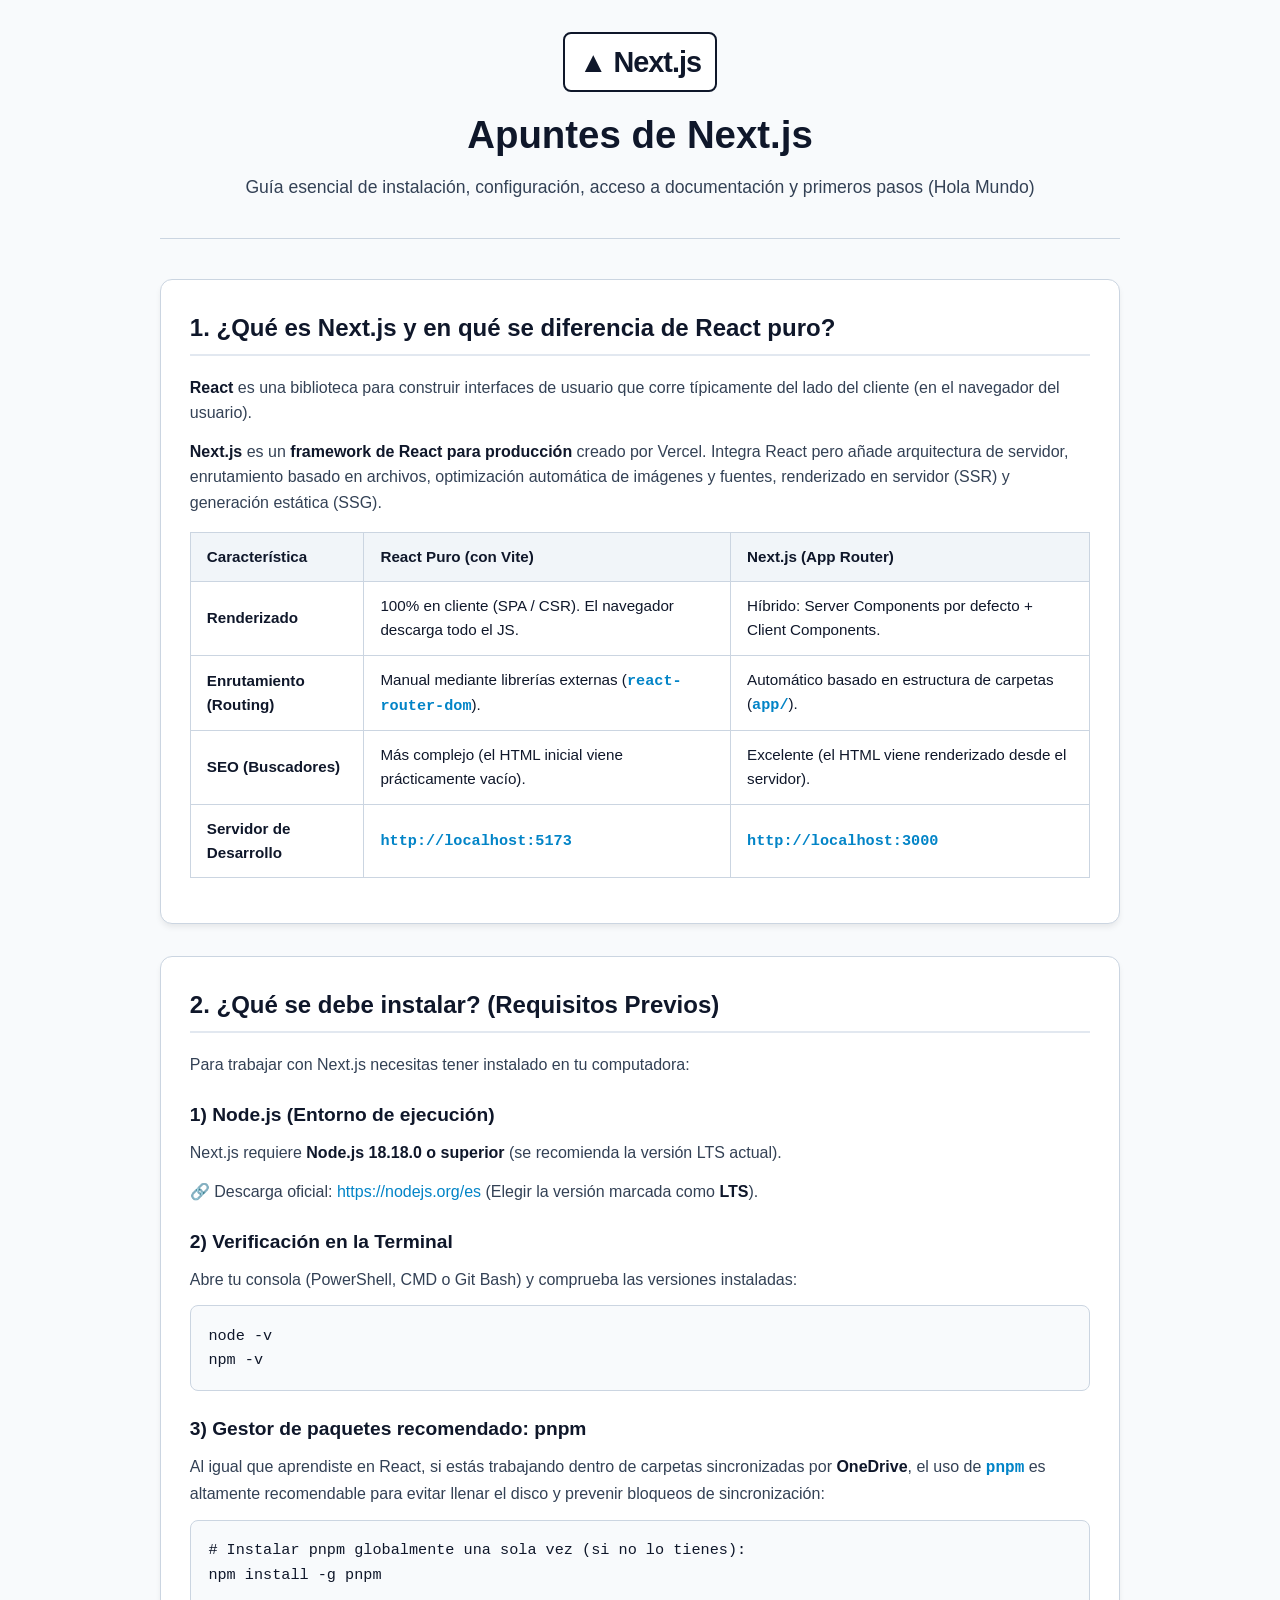
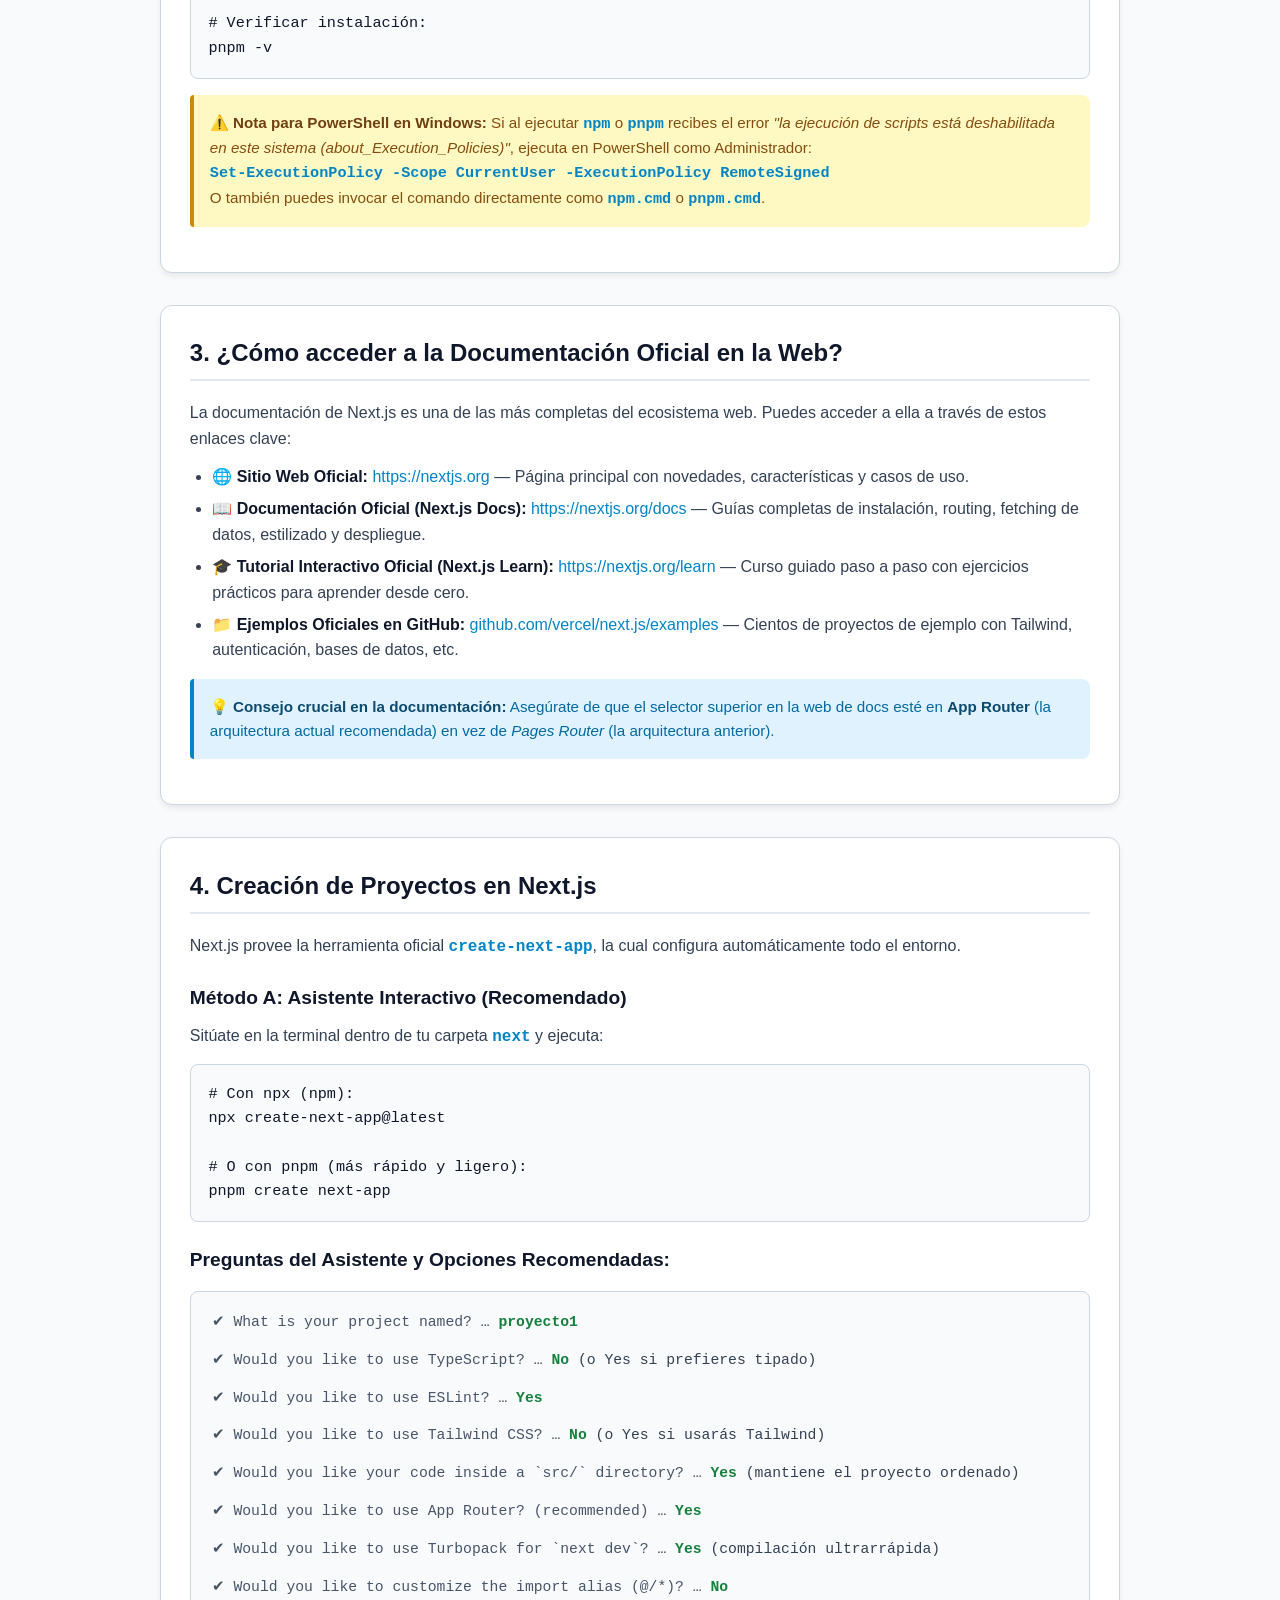
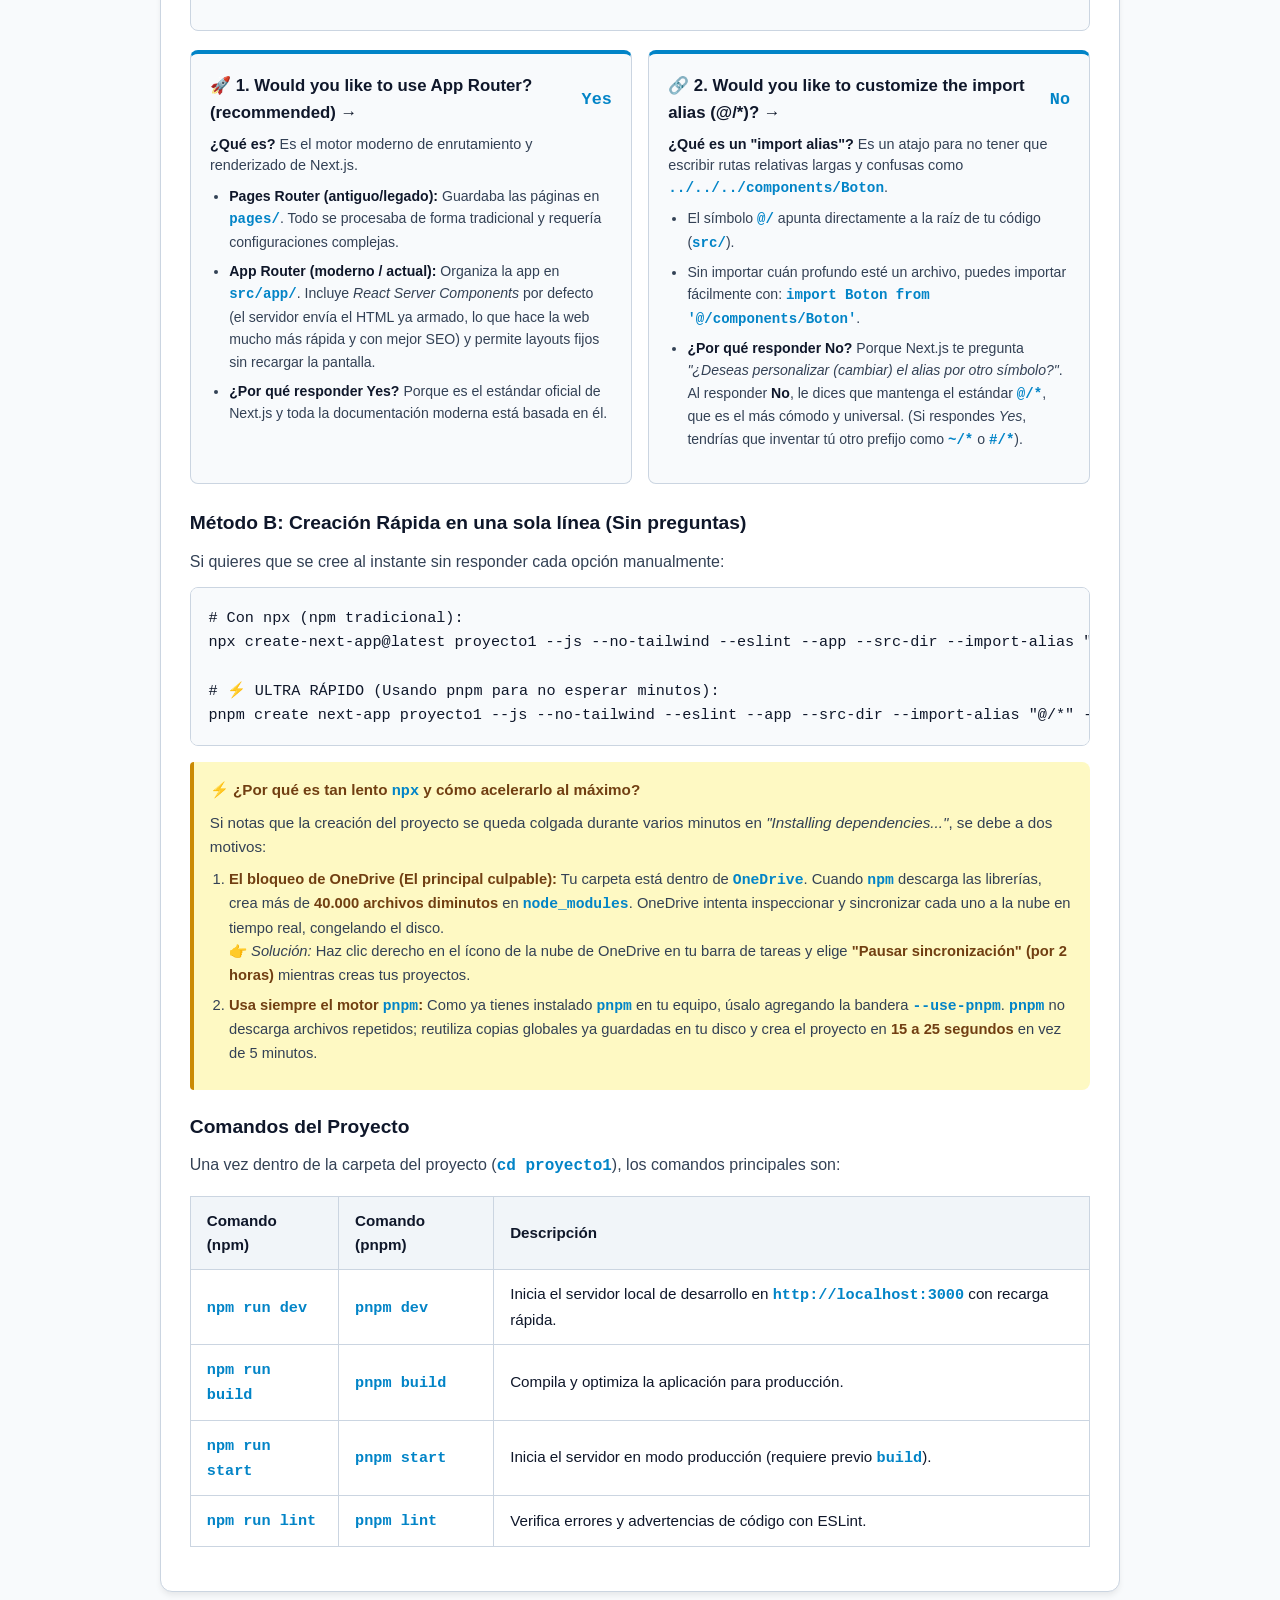
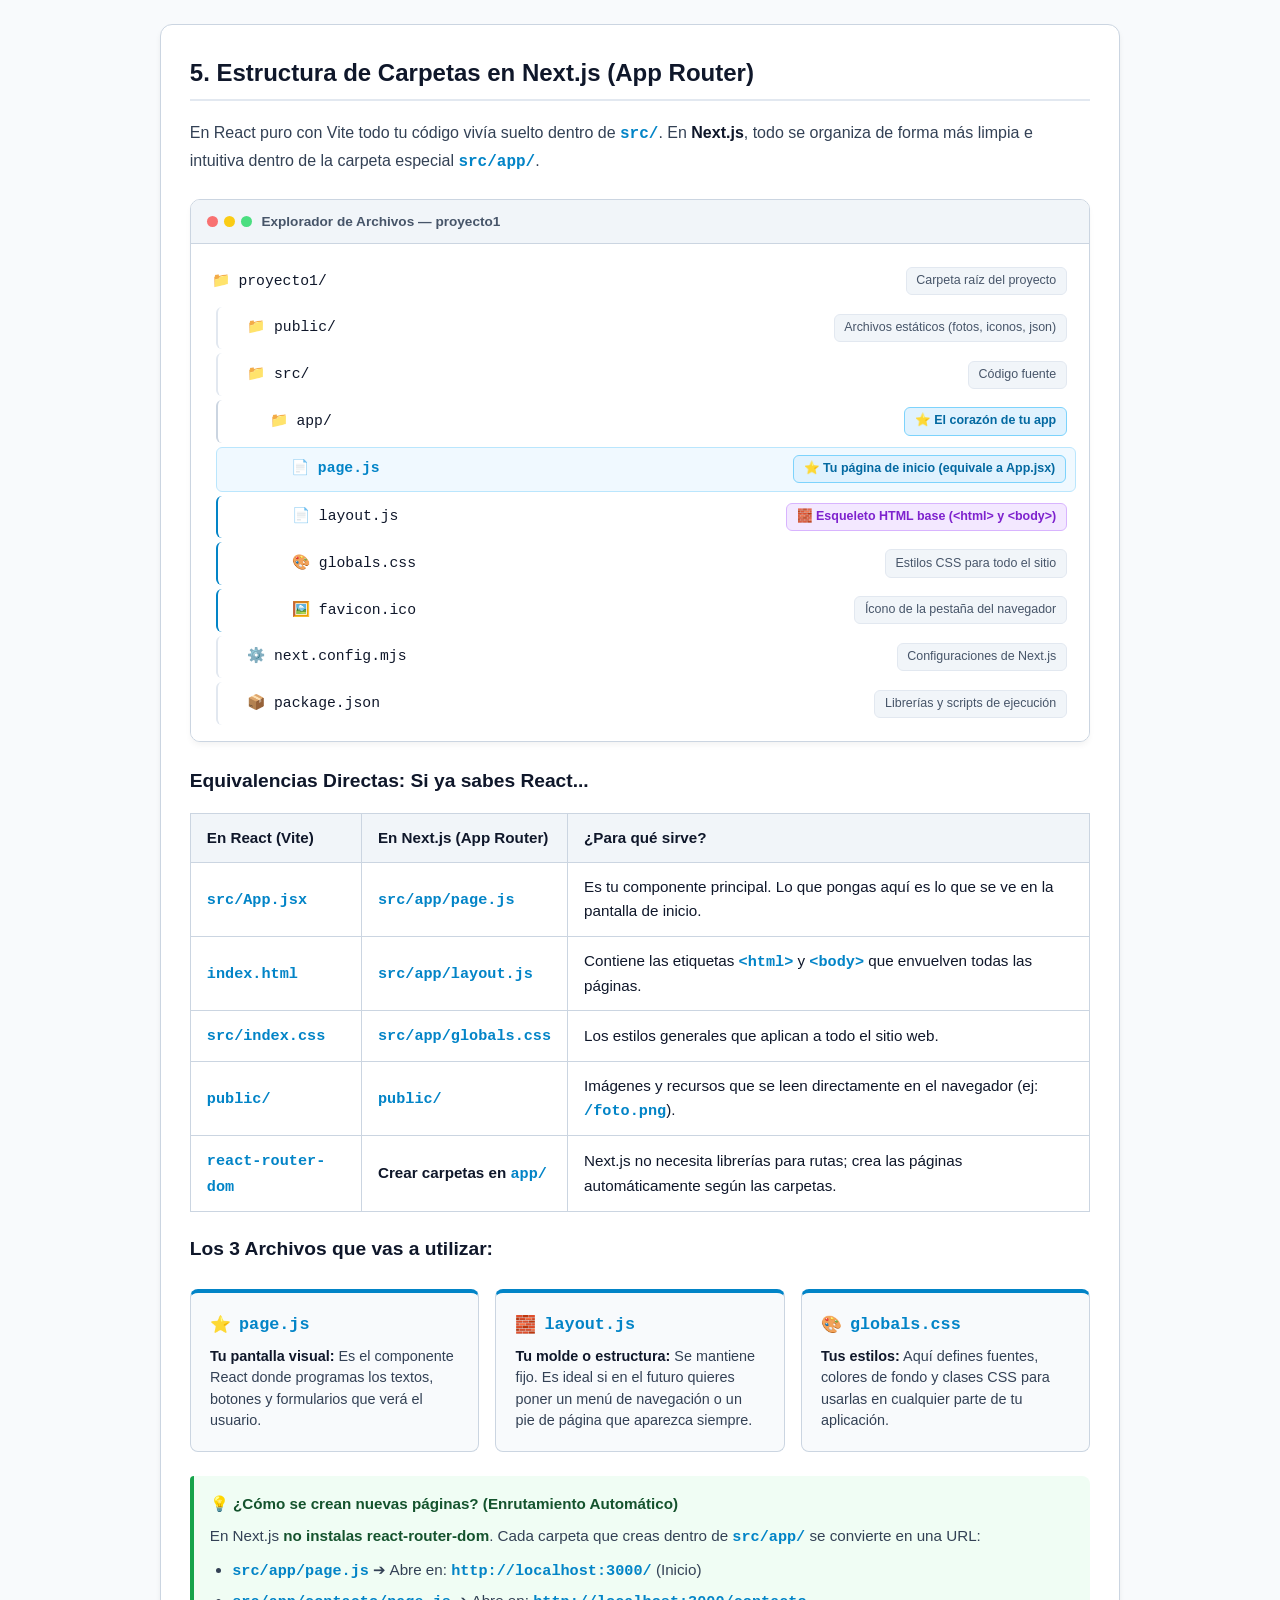
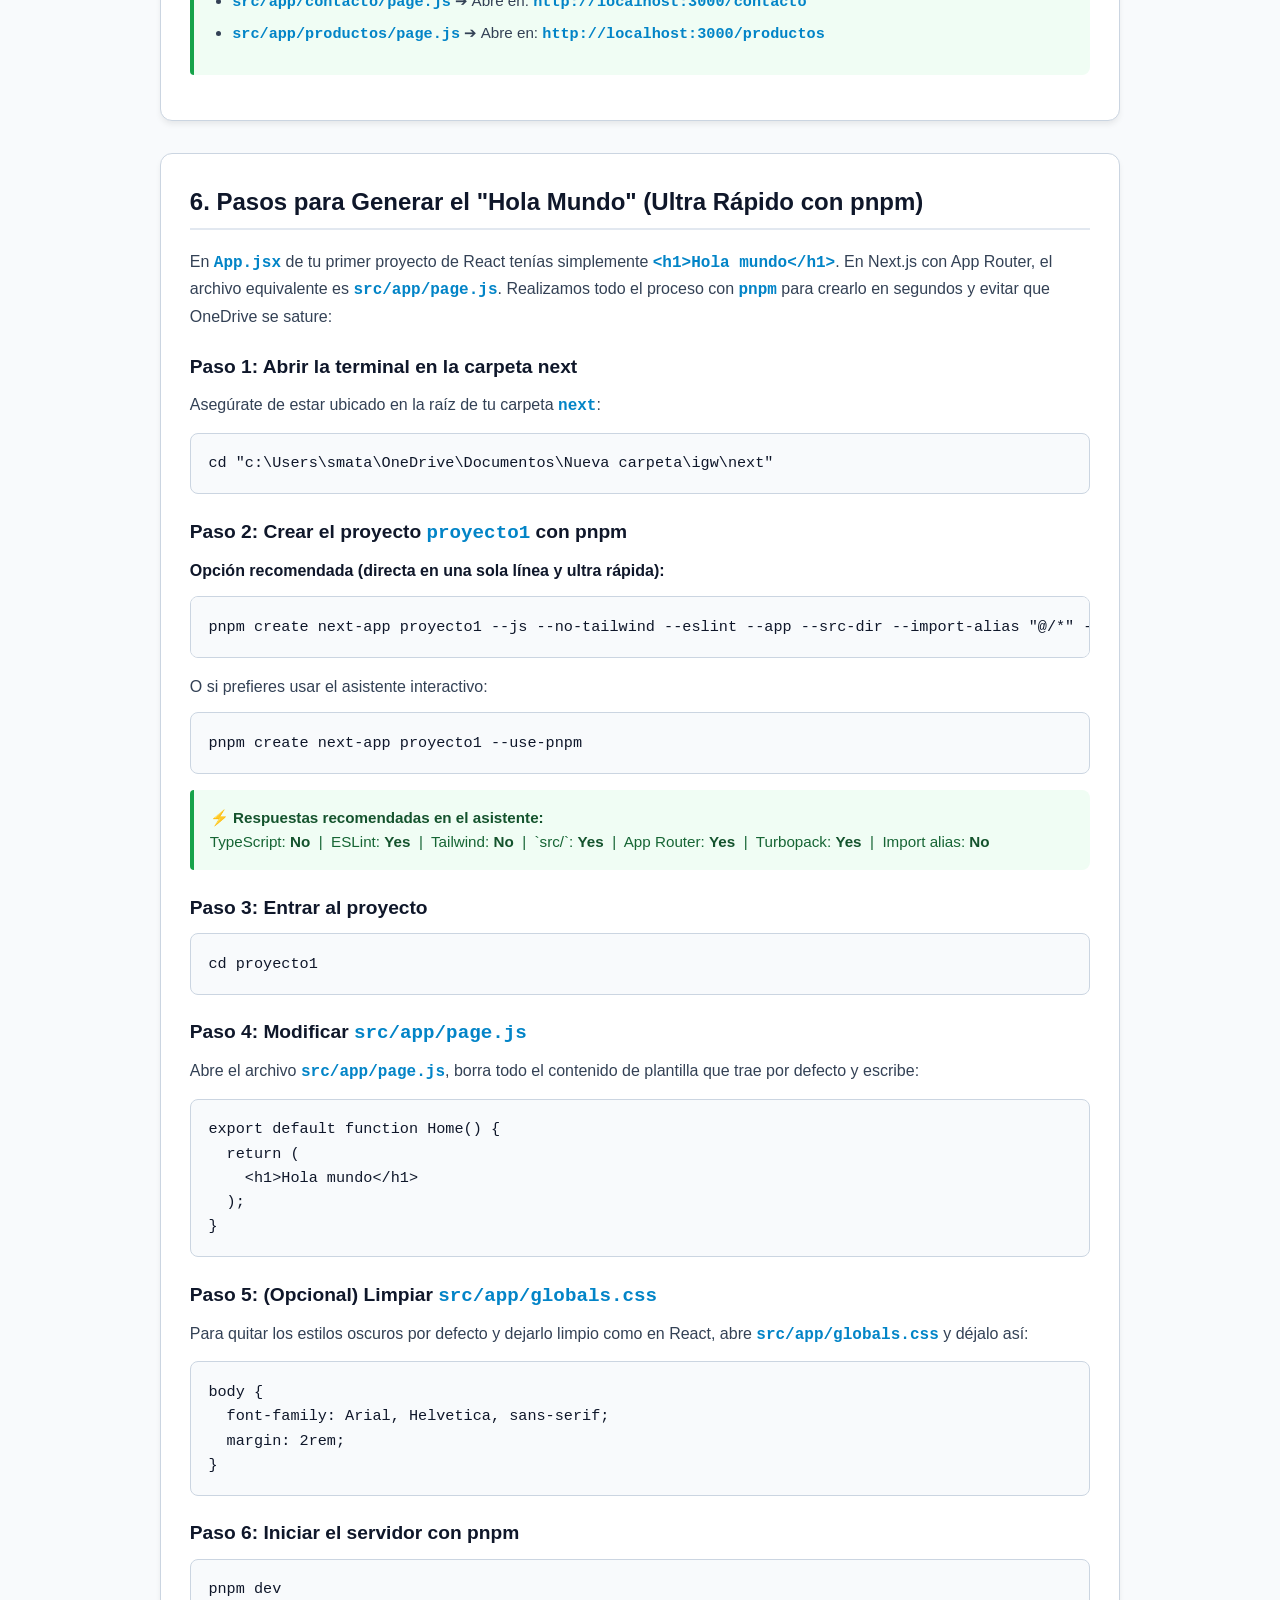
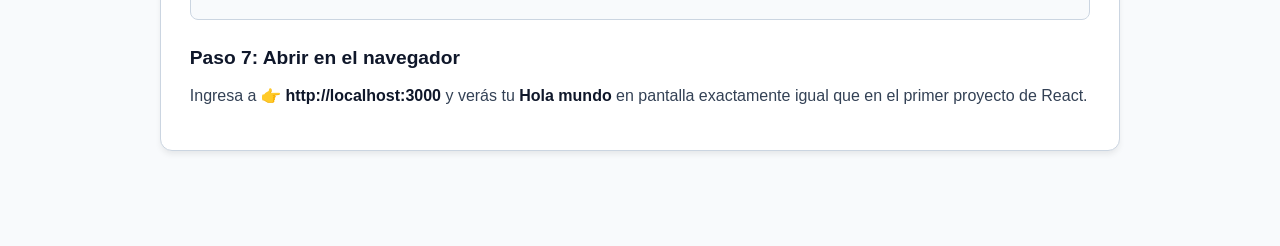
<file: Clase 16/apuntes-next.html>
<!DOCTYPE html>
<html lang="es">

<head>
  <meta charset="UTF-8" />
  <meta name="viewport" content="width=device-width, initial-scale=1.0" />
  <title>Apuntes Next.js - Guía Completa de Instalación, Configuración y Hola Mundo</title>
  <style>
    :root {
      --bg: #f8fafc;
      --card-bg: #ffffff;
      --border: #cbd5e1;
      --text: #0f172a;
      --text-muted: #334155;
      --accent: #000000;
      --accent-blue: #0284c7;
      --code-bg: #f1f5f9;
      --green: #15803d;
      --yellow: #a16207;
      --badge-legacy: #b91c1c;
      --badge-next: #000000;
    }

    * {
      box-sizing: border-box;
      margin: 0;
      padding: 0;
    }

    body {
      font-family: -apple-system, BlinkMacSystemFont, "Segoe UI", Roboto, Helvetica, Arial, sans-serif;
      background-color: var(--bg);
      color: var(--text);
      line-height: 1.6;
      padding: 2rem 1rem;
    }

    .container {
      max-width: 960px;
      margin: 0 auto;
    }

    header {
      text-align: center;
      margin-bottom: 2.5rem;
      border-bottom: 1px solid var(--border);
      padding-bottom: 1.5rem;
    }

    .logo-badge {
      display: inline-block;
      background: #ffffff;
      color: #0f172a;
      border: 2px solid #0f172a;
      font-size: 1.8rem;
      font-weight: 800;
      padding: 0.3rem 0.9rem;
      border-radius: 8px;
      margin-bottom: 0.75rem;
      letter-spacing: -1px;
    }

    header h1 {
      font-size: 2.4rem;
      color: var(--text);
      margin-bottom: 0.5rem;
    }

    header p {
      color: var(--text-muted);
      font-size: 1.1rem;
    }

    section {
      background: var(--card-bg);
      border: 1px solid var(--border);
      border-radius: 12px;
      padding: 1.8rem;
      margin-bottom: 2rem;
      box-shadow: 0 4px 6px -1px rgba(0, 0, 0, 0.08);
    }

    h2 {
      font-size: 1.5rem;
      color: var(--text);
      margin-bottom: 1.2rem;
      display: flex;
      align-items: center;
      gap: 0.5rem;
      border-bottom: 2px solid #e2e8f0;
      padding-bottom: 0.4rem;
    }

    h3 {
      font-size: 1.2rem;
      color: var(--text);
      margin-top: 1.4rem;
      margin-bottom: 0.6rem;
    }

    h4 {
      font-size: 1.05rem;
      color: var(--text-muted);
      margin-top: 1rem;
      margin-bottom: 0.4rem;
    }

    p,
    ul,
    ol {
      color: var(--text-muted);
      margin-bottom: 0.8rem;
    }

    ul,
    ol {
      padding-left: 1.4rem;
    }

    li {
      margin-bottom: 0.4rem;
    }

    strong {
      color: var(--text);
    }

    a {
      color: var(--accent-blue);
      text-decoration: none;
      font-weight: 500;
    }

    a:hover {
      text-decoration: underline;
    }

    .badge {
      display: inline-block;
      font-size: 0.75rem;
      font-weight: 700;
      text-transform: uppercase;
      padding: 0.2rem 0.6rem;
      border-radius: 9999px;
      margin-left: 0.5rem;
      vertical-align: middle;
    }

    .badge-rec {
      background-color: rgba(74, 222, 128, 0.15);
      color: var(--green);
      border: 1px solid var(--green);
    }

    .badge-next {
      background-color: #f1f5f9;
      color: #0f172a;
      border: 1px solid var(--border);
    }

    .badge-tip {
      background-color: rgba(250, 204, 21, 0.15);
      color: var(--yellow);
      border: 1px solid var(--yellow);
    }

    .badge-legacy {
      background-color: rgba(248, 113, 113, 0.15);
      color: var(--badge-legacy);
      border: 1px solid var(--badge-legacy);
    }

    pre {
      background-color: #f8fafc;
      color: #0f172a;
      border: 1px solid var(--border);
      border-radius: 8px;
      padding: 1.1rem;
      overflow-x: auto;
      margin-bottom: 1rem;
      font-size: 0.95rem;
    }

    code {
      font-family: ui-monospace, SFMono-Regular, Menlo, Monaco, Consolas, "Liberation Mono", "Courier New", monospace;
      color: #0284c7;
      font-weight: 600;
    }

    pre code {
      color: #0f172a;
      white-space: pre;
      font-weight: normal;
    }

    .note {
      background: #e0f2fe;
      border-left: 4px solid var(--accent-blue);
      padding: 1rem;
      border-radius: 4px 8px 8px 4px;
      margin: 1rem 0;
      font-size: 0.95rem;
      color: #0369a1;
    }

    .note strong {
      color: #0c4a6e;
    }

    .note-warning {
      background: #fef9c3;
      border-left-color: #ca8a04;
      color: #854d0e;
    }

    .note-warning strong {
      color: #713f12;
    }

    .note-success {
      background: #f0fdf4;
      border-left-color: #16a34a;
      color: #166534;
    }

    .note-success strong {
      color: #14532d;
    }

    table {
      width: 100%;
      border-collapse: collapse;
      margin: 1rem 0;
      font-size: 0.95rem;
    }

    th,
    td {
      border: 1px solid var(--border);
      padding: 0.75rem 1rem;
      text-align: left;
    }

    th {
      background-color: #f1f5f9;
      color: #0f172a;
      font-weight: 700;
    }

    .terminal-window {
      background-color: #f8fafc;
      border: 1px solid var(--border);
      border-radius: 8px;
      padding: 1.1rem 1.3rem;
      margin: 1rem 0;
      color: #0f172a;
      font-family: ui-monospace, SFMono-Regular, Menlo, Monaco, Consolas, monospace;
      font-size: 0.92rem;
      line-height: 1.7;
    }

    .terminal-prompt {
      color: #475569;
    }

    .terminal-choice {
      color: #15803d;
      font-weight: bold;
    }

    /* Explorador visual de carpetas y archivos */
    .file-explorer {
      background: #ffffff;
      border: 1px solid var(--border);
      border-radius: 10px;
      overflow: hidden;
      margin: 1.5rem 0;
      box-shadow: 0 4px 6px -1px rgba(0, 0, 0, 0.05);
    }

    .explorer-bar {
      background: #f1f5f9;
      padding: 0.65rem 1rem;
      font-size: 0.85rem;
      font-weight: 600;
      color: #475569;
      display: flex;
      align-items: center;
      gap: 0.6rem;
      border-bottom: 1px solid var(--border);
    }

    .explorer-dots {
      display: flex;
      gap: 6px;
    }

    .explorer-dot {
      width: 11px;
      height: 11px;
      border-radius: 50%;
    }

    .dot-red {
      background: #f87171;
    }

    .dot-yellow {
      background: #facc15;
    }

    .dot-green {
      background: #4ade80;
    }

    .explorer-content {
      padding: 1rem 0.8rem;
      display: flex;
      flex-direction: column;
      gap: 0.25rem;
      font-family: ui-monospace, SFMono-Regular, Menlo, Monaco, Consolas, monospace;
      font-size: 0.92rem;
      background: #ffffff;
    }

    .node-row {
      display: flex;
      align-items: center;
      justify-content: space-between;
      padding: 0.45rem 0.6rem;
      border-radius: 6px;
      transition: background 0.15s;
    }

    .node-row:hover {
      background: #f8fafc;
    }

    .node-target {
      display: flex;
      align-items: center;
      gap: 0.6rem;
      color: #0f172a;
      font-weight: 500;
    }

    .node-badge {
      font-size: 0.78rem;
      font-family: -apple-system, BlinkMacSystemFont, "Segoe UI", Roboto, sans-serif;
      padding: 0.2rem 0.6rem;
      border-radius: 6px;
      font-weight: 500;
    }

    .badge-star {
      background: #e0f2fe;
      color: #0369a1;
      border: 1px solid #7dd3fc;
      font-weight: 700;
    }

    .badge-layout {
      background: #f3e8ff;
      color: #7e22ce;
      border: 1px solid #d8b4fe;
      font-weight: 600;
    }

    .badge-gray {
      background: #f1f5f9;
      color: #475569;
      border: 1px solid #e2e8f0;
    }

    .level-0 {
      padding-left: 0.5rem;
      font-weight: 700;
    }

    .level-1 {
      padding-left: 1.8rem;
      border-left: 2px solid #e2e8f0;
      margin-left: 0.8rem;
    }

    .level-2 {
      padding-left: 3.2rem;
      border-left: 2px solid #cbd5e1;
      margin-left: 0.8rem;
    }

    .level-3 {
      padding-left: 4.6rem;
      border-left: 2px solid #0284c7;
      margin-left: 0.8rem;
    }

    .row-highlight {
      background: #f0f9ff;
      border: 1px solid #bae6fd;
    }

    .row-highlight .node-target {
      color: #0284c7;
      font-weight: bold;
    }

    /* Tarjetas explicativas */
    .cards-grid {
      display: grid;
      grid-template-columns: repeat(auto-fit, minmax(260px, 1fr));
      gap: 1rem;
      margin: 1.5rem 0;
    }

    .feature-card {
      background: #f8fafc;
      border: 1px solid var(--border);
      border-radius: 8px;
      padding: 1.2rem;
      border-top: 4px solid var(--accent-blue);
    }

    .feature-card h4 {
      display: flex;
      align-items: center;
      gap: 0.5rem;
      font-size: 1.05rem;
      color: var(--text);
      margin-top: 0;
      margin-bottom: 0.4rem;
    }

    .feature-card p {
      font-size: 0.9rem;
      color: var(--text-muted);
      margin-bottom: 0;
      line-height: 1.5;
    }
  </style>
</head>

<body>
  <div class="container">
    <header>
      <div class="logo-badge">▲ Next.js</div>
      <h1>Apuntes de Next.js</h1>
      <p>Guía esencial de instalación, configuración, acceso a documentación y primeros pasos (Hola Mundo)</p>
    </header>

    <!-- SECCIÓN 1: ¿QUÉ ES NEXT.JS? -->
    <section>
      <h2>1. ¿Qué es Next.js y en qué se diferencia de React puro?</h2>
      <p>
        <strong>React</strong> es una biblioteca para construir interfaces de usuario que corre típicamente del lado del
        cliente (en el navegador del usuario).
      </p>
      <p>
        <strong>Next.js</strong> es un <strong>framework de React para producción</strong> creado por Vercel. Integra
        React pero añade arquitectura de servidor, enrutamiento basado en archivos, optimización automática de imágenes
        y fuentes, renderizado en servidor (SSR) y generación estática (SSG).
      </p>

      <table>
        <thead>
          <tr>
            <th>Característica</th>
            <th>React Puro (con Vite)</th>
            <th>Next.js (App Router)</th>
          </tr>
        </thead>
        <tbody>
          <tr>
            <td><strong>Renderizado</strong></td>
            <td>100% en cliente (SPA / CSR). El navegador descarga todo el JS.</td>
            <td>Híbrido: Server Components por defecto + Client Components.</td>
          </tr>
          <tr>
            <td><strong>Enrutamiento (Routing)</strong></td>
            <td>Manual mediante librerías externas (<code>react-router-dom</code>).</td>
            <td>Automático basado en estructura de carpetas (<code>app/</code>).</td>
          </tr>
          <tr>
            <td><strong>SEO (Buscadores)</strong></td>
            <td>Más complejo (el HTML inicial viene prácticamente vacío).</td>
            <td>Excelente (el HTML viene renderizado desde el servidor).</td>
          </tr>
          <tr>
            <td><strong>Servidor de Desarrollo</strong></td>
            <td><code>http://localhost:5173</code></td>
            <td><code>http://localhost:3000</code></td>
          </tr>
        </tbody>
      </table>
    </section>

    <!-- SECCIÓN 2: INSTALACIÓN Y REQUISITOS -->
    <section>
      <h2>2. ¿Qué se debe instalar? (Requisitos Previos)</h2>
      <p>Para trabajar con Next.js necesitas tener instalado en tu computadora:</p>

      <h3>1) Node.js (Entorno de ejecución)</h3>
      <p>
        Next.js requiere <strong>Node.js 18.18.0 o superior</strong> (se recomienda la versión LTS actual).
      </p>
      <p>
        🔗 Descarga oficial: <a href="https://nodejs.org/es" target="_blank" rel="noreferrer">https://nodejs.org/es</a>
        (Elegir la versión marcada como <strong>LTS</strong>).
      </p>

      <h3>2) Verificación en la Terminal</h3>
      <p>Abre tu consola (PowerShell, CMD o Git Bash) y comprueba las versiones instaladas:</p>
      <pre><code>node -v
npm -v</code></pre>

      <h3>3) Gestor de paquetes recomendado: pnpm</h3>
      <p>
        Al igual que aprendiste en React, si estás trabajando dentro de carpetas sincronizadas por
        <strong>OneDrive</strong>, el uso de <code>pnpm</code> es altamente recomendable para evitar llenar el disco y
        prevenir bloqueos de sincronización:
      </p>
      <pre><code># Instalar pnpm globalmente una sola vez (si no lo tienes):
npm install -g pnpm

# Verificar instalación:
pnpm -v</code></pre>

      <div class="note note-warning">
        <strong>⚠️ Nota para PowerShell en Windows:</strong> Si al ejecutar <code>npm</code> o <code>pnpm</code> recibes
        el error <em>"la ejecución de scripts está deshabilitada en este sistema (about_Execution_Policies)"</em>,
        ejecuta en PowerShell como Administrador:
        <br />
        <code>Set-ExecutionPolicy -Scope CurrentUser -ExecutionPolicy RemoteSigned</code>
        <br />
        O también puedes invocar el comando directamente como <code>npm.cmd</code> o <code>pnpm.cmd</code>.
      </div>
    </section>

    <!-- SECCIÓN 3: DOCUMENTACIÓN OFICIAL -->
    <section>
      <h2>3. ¿Cómo acceder a la Documentación Oficial en la Web?</h2>
      <p>La documentación de Next.js es una de las más completas del ecosistema web. Puedes acceder a ella a través de
        estos enlaces clave:</p>

      <ul>
        <li>
          🌐 <strong>Sitio Web Oficial:</strong>
          <a href="https://nextjs.org" target="_blank" rel="noreferrer">https://nextjs.org</a>
          — Página principal con novedades, características y casos de uso.
        </li>
        <li>
          📖 <strong>Documentación Oficial (Next.js Docs):</strong>
          <a href="https://nextjs.org/docs" target="_blank" rel="noreferrer">https://nextjs.org/docs</a>
          — Guías completas de instalación, routing, fetching de datos, estilizado y despliegue.
        </li>
        <li>
          🎓 <strong>Tutorial Interactivo Oficial (Next.js Learn):</strong>
          <a href="https://nextjs.org/learn" target="_blank" rel="noreferrer">https://nextjs.org/learn</a>
          — Curso guiado paso a paso con ejercicios prácticos para aprender desde cero.
        </li>
        <li>
          📁 <strong>Ejemplos Oficiales en GitHub:</strong>
          <a href="https://github.com/vercel/next.js/tree/canary/examples" target="_blank"
            rel="noreferrer">github.com/vercel/next.js/examples</a>
          — Cientos de proyectos de ejemplo con Tailwind, autenticación, bases de datos, etc.
        </li>
      </ul>

      <div class="note">
        <strong>💡 Consejo crucial en la documentación:</strong> Asegúrate de que el selector superior en la web de docs
        esté en <strong>App Router</strong> (la arquitectura actual recomendada) en vez de <em>Pages Router</em> (la
        arquitectura anterior).
      </div>
    </section>

    <!-- SECCIÓN 4: CREACIÓN DE PROYECTOS -->
    <section>
      <h2>4. Creación de Proyectos en Next.js</h2>
      <p>Next.js provee la herramienta oficial <strong><code>create-next-app</code></strong>, la cual configura
        automáticamente todo el entorno.</p>

      <h3>Método A: Asistente Interactivo (Recomendado)</h3>
      <p>Sitúate en la terminal dentro de tu carpeta <code>next</code> y ejecuta:</p>
      <pre><code># Con npx (npm):
npx create-next-app@latest

# O con pnpm (más rápido y ligero):
pnpm create next-app</code></pre>

      <h3>Preguntas del Asistente y Opciones Recomendadas:</h3>
      <div class="terminal-window">
        <p><span class="terminal-prompt">✔ What is your project named?</span> … <span
            class="terminal-choice">proyecto1</span></p>
        <p><span class="terminal-prompt">✔ Would you like to use TypeScript?</span> … <span
            class="terminal-choice">No</span> (o Yes si prefieres tipado)</p>
        <p><span class="terminal-prompt">✔ Would you like to use ESLint?</span> … <span
            class="terminal-choice">Yes</span></p>
        <p><span class="terminal-prompt">✔ Would you like to use Tailwind CSS?</span> … <span
            class="terminal-choice">No</span> (o Yes si usarás Tailwind)</p>
        <p><span class="terminal-prompt">✔ Would you like your code inside a `src/` directory?</span> … <span
            class="terminal-choice">Yes</span> (mantiene el proyecto ordenado)</p>
        <p><span class="terminal-prompt">✔ Would you like to use App Router? (recommended)</span> … <span
            class="terminal-choice">Yes</span></p>
        <p><span class="terminal-prompt">✔ Would you like to use Turbopack for `next dev`?</span> … <span
            class="terminal-choice">Yes</span> (compilación ultrarrápida)</p>
        <p><span class="terminal-prompt">✔ Would you like to customize the import alias (@/*)?</span> … <span
            class="terminal-choice">No</span></p>
      </div>

      <!-- EXPLICACIÓN DETALLADA DE PREGUNTAS CLAVE -->
      <div class="cards-grid" style="margin-top: 1.2rem;">
        <div class="feature-card">
          <h4>🚀 1. Would you like to use App Router? (recommended) → <code>Yes</code></h4>
          <p>
            <strong>¿Qué es?</strong> Es el motor moderno de enrutamiento y renderizado de Next.js.
          </p>
          <ul style="margin-top: 0.5rem; font-size: 0.88rem; padding-left: 1.2rem;">
            <li><strong>Pages Router (antiguo/legado):</strong> Guardaba las páginas en <code>pages/</code>. Todo se procesaba de forma tradicional y requería configuraciones complejas.</li>
            <li><strong>App Router (moderno / actual):</strong> Organiza la app en <code>src/app/</code>. Incluye <em>React Server Components</em> por defecto (el servidor envía el HTML ya armado, lo que hace la web mucho más rápida y con mejor SEO) y permite layouts fijos sin recargar la pantalla.</li>
            <li><strong>¿Por qué responder Yes?</strong> Porque es el estándar oficial de Next.js y toda la documentación moderna está basada en él.</li>
          </ul>
        </div>

        <div class="feature-card">
          <h4>🔗 2. Would you like to customize the import alias (@/*)? → <code>No</code></h4>
          <p>
            <strong>¿Qué es un "import alias"?</strong> Es un atajo para no tener que escribir rutas relativas largas y confusas como <code>../../../components/Boton</code>.
          </p>
          <ul style="margin-top: 0.5rem; font-size: 0.88rem; padding-left: 1.2rem;">
            <li>El símbolo <code>@/</code> apunta directamente a la raíz de tu código (<code>src/</code>).</li>
            <li>Sin importar cuán profundo esté un archivo, puedes importar fácilmente con: <code>import Boton from '@/components/Boton'</code>.</li>
            <li><strong>¿Por qué responder No?</strong> Porque Next.js te pregunta <em>"¿Deseas personalizar (cambiar) el alias por otro símbolo?"</em>. Al responder <strong>No</strong>, le dices que mantenga el estándar <code>@/*</code>, que es el más cómodo y universal. (Si respondes <em>Yes</em>, tendrías que inventar tú otro prefijo como <code>~/*</code> o <code>#/*</code>).</li>
          </ul>
        </div>
      </div>

      <h3>Método B: Creación Rápida en una sola línea (Sin preguntas)</h3>
      <p>Si quieres que se cree al instante sin responder cada opción manualmente:</p>
      <pre><code># Con npx (npm tradicional):
npx create-next-app@latest proyecto1 --js --no-tailwind --eslint --app --src-dir --import-alias "@/*"

# ⚡ ULTRA RÁPIDO (Usando pnpm para no esperar minutos):
pnpm create next-app proyecto1 --js --no-tailwind --eslint --app --src-dir --import-alias "@/*" --use-pnpm</code></pre>

      <!-- NOTA DE VELOCIDAD Y ONEDRIVE -->
      <div class="note note-warning">
        <strong>⚡ ¿Por qué es tan lento <code>npx</code> y cómo acelerarlo al máximo?</strong>
        <p style="margin-top: 0.5rem; margin-bottom: 0.5rem;">
          Si notas que la creación del proyecto se queda colgada durante varios minutos en <em>"Installing dependencies..."</em>, se debe a dos motivos:
        </p>
        <ol style="padding-left: 1.2rem; margin-bottom: 0.5rem; font-size: 0.92rem;">
          <li>
            <strong>El bloqueo de OneDrive (El principal culpable):</strong> Tu carpeta está dentro de <code>OneDrive</code>. Cuando <code>npm</code> descarga las librerías, crea más de <strong>40.000 archivos diminutos</strong> en <code>node_modules</code>. OneDrive intenta inspeccionar y sincronizar cada uno a la nube en tiempo real, congelando el disco.
            <br />
            👉 <em>Solución:</em> Haz clic derecho en el ícono de la nube de OneDrive en tu barra de tareas y elige <strong>"Pausar sincronización" (por 2 horas)</strong> mientras creas tus proyectos.
          </li>
          <li>
            <strong>Usa siempre el motor <code>pnpm</code>:</strong> Como ya tienes instalado <code>pnpm</code> en tu equipo, úsalo agregando la bandera <code>--use-pnpm</code>. <code>pnpm</code> no descarga archivos repetidos; reutiliza copias globales ya guardadas en tu disco y crea el proyecto en <strong>15 a 25 segundos</strong> en vez de 5 minutos.
          </li>
        </ol>
      </div>

      <h3>Comandos del Proyecto</h3>
      <p>Una vez dentro de la carpeta del proyecto (<code>cd proyecto1</code>), los comandos principales son:</p>
      <table>
        <thead>
          <tr>
            <th>Comando (npm)</th>
            <th>Comando (pnpm)</th>
            <th>Descripción</th>
          </tr>
        </thead>
        <tbody>
          <tr>
            <td><code>npm run dev</code></td>
            <td><code>pnpm dev</code></td>
            <td>Inicia el servidor local de desarrollo en <code>http://localhost:3000</code> con recarga rápida.</td>
          </tr>
          <tr>
            <td><code>npm run build</code></td>
            <td><code>pnpm build</code></td>
            <td>Compila y optimiza la aplicación para producción.</td>
          </tr>
          <tr>
            <td><code>npm run start</code></td>
            <td><code>pnpm start</code></td>
            <td>Inicia el servidor en modo producción (requiere previo <code>build</code>).</td>
          </tr>
          <tr>
            <td><code>npm run lint</code></td>
            <td><code>pnpm lint</code></td>
            <td>Verifica errores y advertencias de código con ESLint.</td>
          </tr>
        </tbody>
      </table>
    </section>

    <!-- SECCIÓN 5: ESTRUCTURA DE ARCHIVOS -->
    <section>
      <h2>5. Estructura de Carpetas en Next.js (App Router)</h2>
      <p>
        En React puro con Vite todo tu código vivía suelto dentro de <code>src/</code>. En <strong>Next.js</strong>,
        todo se organiza de forma más limpia e intuitiva dentro de la carpeta especial
        <strong><code>src/app/</code></strong>.
      </p>

      <!-- Explorador Visual -->
      <div class="file-explorer">
        <div class="explorer-bar">
          <div class="explorer-dots">
            <span class="explorer-dot dot-red"></span>
            <span class="explorer-dot dot-yellow"></span>
            <span class="explorer-dot dot-green"></span>
          </div>
          <span>Explorador de Archivos — proyecto1</span>
        </div>

        <div class="explorer-content">
          <!-- Raiz -->
          <div class="node-row level-0">
            <div class="node-target">📁 proyecto1/</div>
            <span class="node-badge badge-gray">Carpeta raíz del proyecto</span>
          </div>

          <!-- public -->
          <div class="node-row level-1">
            <div class="node-target">📁 public/</div>
            <span class="node-badge badge-gray">Archivos estáticos (fotos, iconos, json)</span>
          </div>

          <!-- src -->
          <div class="node-row level-1">
            <div class="node-target">📁 src/</div>
            <span class="node-badge badge-gray">Código fuente</span>
          </div>

          <!-- app -->
          <div class="node-row level-2">
            <div class="node-target">📁 app/</div>
            <span class="node-badge badge-star">⭐ El corazón de tu app</span>
          </div>

          <!-- page.js -->
          <div class="node-row level-3 row-highlight">
            <div class="node-target">📄 page.js</div>
            <span class="node-badge badge-star">⭐ Tu página de inicio (equivale a App.jsx)</span>
          </div>

          <!-- layout.js -->
          <div class="node-row level-3">
            <div class="node-target">📄 layout.js</div>
            <span class="node-badge badge-layout">🧱 Esqueleto HTML base (&lt;html&gt; y &lt;body&gt;)</span>
          </div>

          <!-- globals.css -->
          <div class="node-row level-3">
            <div class="node-target">🎨 globals.css</div>
            <span class="node-badge badge-gray">Estilos CSS para todo el sitio</span>
          </div>

          <!-- favicon.ico -->
          <div class="node-row level-3">
            <div class="node-target">🖼️ favicon.ico</div>
            <span class="node-badge badge-gray">Ícono de la pestaña del navegador</span>
          </div>

          <!-- Archivos de configuracion en raiz -->
          <div class="node-row level-1">
            <div class="node-target">⚙️ next.config.mjs</div>
            <span class="node-badge badge-gray">Configuraciones de Next.js</span>
          </div>

          <div class="node-row level-1">
            <div class="node-target">📦 package.json</div>
            <span class="node-badge badge-gray">Librerías y scripts de ejecución</span>
          </div>
        </div>
      </div>

      <!-- Tabla de Equivalencias React vs Next -->
      <h3>Equivalencias Directas: Si ya sabes React...</h3>
      <table>
        <thead>
          <tr>
            <th>En React (Vite)</th>
            <th>En Next.js (App Router)</th>
            <th>¿Para qué sirve?</th>
          </tr>
        </thead>
        <tbody>
          <tr>
            <td><code>src/App.jsx</code></td>
            <td><strong><code>src/app/page.js</code></strong></td>
            <td>Es tu componente principal. Lo que pongas aquí es lo que se ve en la pantalla de inicio.</td>
          </tr>
          <tr>
            <td><code>index.html</code></td>
            <td><strong><code>src/app/layout.js</code></strong></td>
            <td>Contiene las etiquetas <code>&lt;html&gt;</code> y <code>&lt;body&gt;</code> que envuelven todas las
              páginas.</td>
          </tr>
          <tr>
            <td><code>src/index.css</code></td>
            <td><strong><code>src/app/globals.css</code></strong></td>
            <td>Los estilos generales que aplican a todo el sitio web.</td>
          </tr>
          <tr>
            <td><code>public/</code></td>
            <td><strong><code>public/</code></strong></td>
            <td>Imágenes y recursos que se leen directamente en el navegador (ej: <code>/foto.png</code>).</td>
          </tr>
          <tr>
            <td><code>react-router-dom</code></td>
            <td><strong>Crear carpetas en <code>app/</code></strong></td>
            <td>Next.js no necesita librerías para rutas; crea las páginas automáticamente según las carpetas.</td>
          </tr>
        </tbody>
      </table>

      <!-- Tarjetas de los 3 Archivos Clave -->
      <h3>Los 3 Archivos que vas a utilizar:</h3>
      <div class="cards-grid">
        <div class="feature-card">
          <h4>⭐ <code>page.js</code></h4>
          <p>
            <strong>Tu pantalla visual:</strong> Es el componente React donde programas los textos, botones y
            formularios que verá el usuario.
          </p>
        </div>
        <div class="feature-card">
          <h4>🧱 <code>layout.js</code></h4>
          <p>
            <strong>Tu molde o estructura:</strong> Se mantiene fijo. Es ideal si en el futuro quieres poner un menú de
            navegación o un pie de página que aparezca siempre.
          </p>
        </div>
        <div class="feature-card">
          <h4>🎨 <code>globals.css</code></h4>
          <p>
            <strong>Tus estilos:</strong> Aquí defines fuentes, colores de fondo y clases CSS para usarlas en cualquier
            parte de tu aplicación.
          </p>
        </div>
      </div>

      <!-- Enrutamiento automatico -->
      <div class="note note-success">
        <strong>💡 ¿Cómo se crean nuevas páginas? (Enrutamiento Automático)</strong>
        <p style="margin-top: 0.5rem; margin-bottom: 0.5rem;">
          En Next.js <strong>no instalas react-router-dom</strong>. Cada carpeta que creas dentro de
          <code>src/app/</code> se convierte en una URL:
        </p>
        <ul>
          <li><code>src/app/page.js</code> ➔ Abre en: <code>http://localhost:3000/</code> (Inicio)</li>
          <li><code>src/app/contacto/page.js</code> ➔ Abre en: <code>http://localhost:3000/contacto</code></li>
          <li><code>src/app/productos/page.js</code> ➔ Abre en: <code>http://localhost:3000/productos</code></li>
        </ul>
      </div>
    </section>

    <!-- SECCIÓN 6: PASO A PASO PARA EL HOLA MUNDO -->
    <section>
      <h2>6. Pasos para Generar el "Hola Mundo" (Ultra Rápido con pnpm)</h2>
      <p>
        En <code>App.jsx</code> de tu primer proyecto de React tenías simplemente <code>&lt;h1&gt;Hola mundo&lt;/h1&gt;</code>. En Next.js con App Router, el archivo equivalente es <strong><code>src/app/page.js</code></strong>. Realizamos todo el proceso con <strong><code>pnpm</code></strong> para crearlo en segundos y evitar que OneDrive se sature:
      </p>

      <!-- PASO 1 -->
      <h3>Paso 1: Abrir la terminal en la carpeta next</h3>
      <p>Asegúrate de estar ubicado en la raíz de tu carpeta <code>next</code>:</p>
      <pre><code>cd "c:\Users\smata\OneDrive\Documentos\Nueva carpeta\igw\next"</code></pre>

      <!-- PASO 2 -->
      <h3>Paso 2: Crear el proyecto <code>proyecto1</code> con pnpm</h3>
      <p><strong>Opción recomendada (directa en una sola línea y ultra rápida):</strong></p>
      <pre><code>pnpm create next-app proyecto1 --js --no-tailwind --eslint --app --src-dir --import-alias "@/*" --use-pnpm</code></pre>

      <p>O si prefieres usar el asistente interactivo:</p>
      <pre><code>pnpm create next-app proyecto1 --use-pnpm</code></pre>

      <div class="note note-success">
        <strong>⚡ Respuestas recomendadas en el asistente:</strong>
        <br />
        TypeScript: <strong>No</strong> &nbsp;|&nbsp; ESLint: <strong>Yes</strong> &nbsp;|&nbsp; Tailwind: <strong>No</strong> &nbsp;|&nbsp; `src/`: <strong>Yes</strong> &nbsp;|&nbsp; App Router: <strong>Yes</strong> &nbsp;|&nbsp; Turbopack: <strong>Yes</strong> &nbsp;|&nbsp; Import alias: <strong>No</strong>
      </div>

      <!-- PASO 3 -->
      <h3>Paso 3: Entrar al proyecto</h3>
      <pre><code>cd proyecto1</code></pre>

      <!-- PASO 4 -->
      <h3>Paso 4: Modificar <code>src/app/page.js</code></h3>
      <p>
        Abre el archivo <strong><code>src/app/page.js</code></strong>, borra todo el contenido de plantilla que trae por defecto y escribe:
      </p>
      <pre><code>export default function Home() {
  return (
    &lt;h1&gt;Hola mundo&lt;/h1&gt;
  );
}</code></pre>

      <!-- PASO 5 -->
      <h3>Paso 5: (Opcional) Limpiar <code>src/app/globals.css</code></h3>
      <p>
        Para quitar los estilos oscuros por defecto y dejarlo limpio como en React, abre <strong><code>src/app/globals.css</code></strong> y déjalo así:
      </p>
      <pre><code>body {
  font-family: Arial, Helvetica, sans-serif;
  margin: 2rem;
}</code></pre>

      <!-- PASO 6 -->
      <h3>Paso 6: Iniciar el servidor con pnpm</h3>
      <pre><code>pnpm dev</code></pre>

      <!-- PASO 7 -->
      <h3>Paso 7: Abrir en el navegador</h3>
      <p>
        Ingresa a 
        👉 <a href="http://localhost:3000" target="_blank" rel="noreferrer"><strong>http://localhost:3000</strong></a> 
        y verás tu <strong>Hola mundo</strong> en pantalla exactamente igual que en el primer proyecto de React.
      </p>
    </section>
  </div>
</body>

</html>
</file>
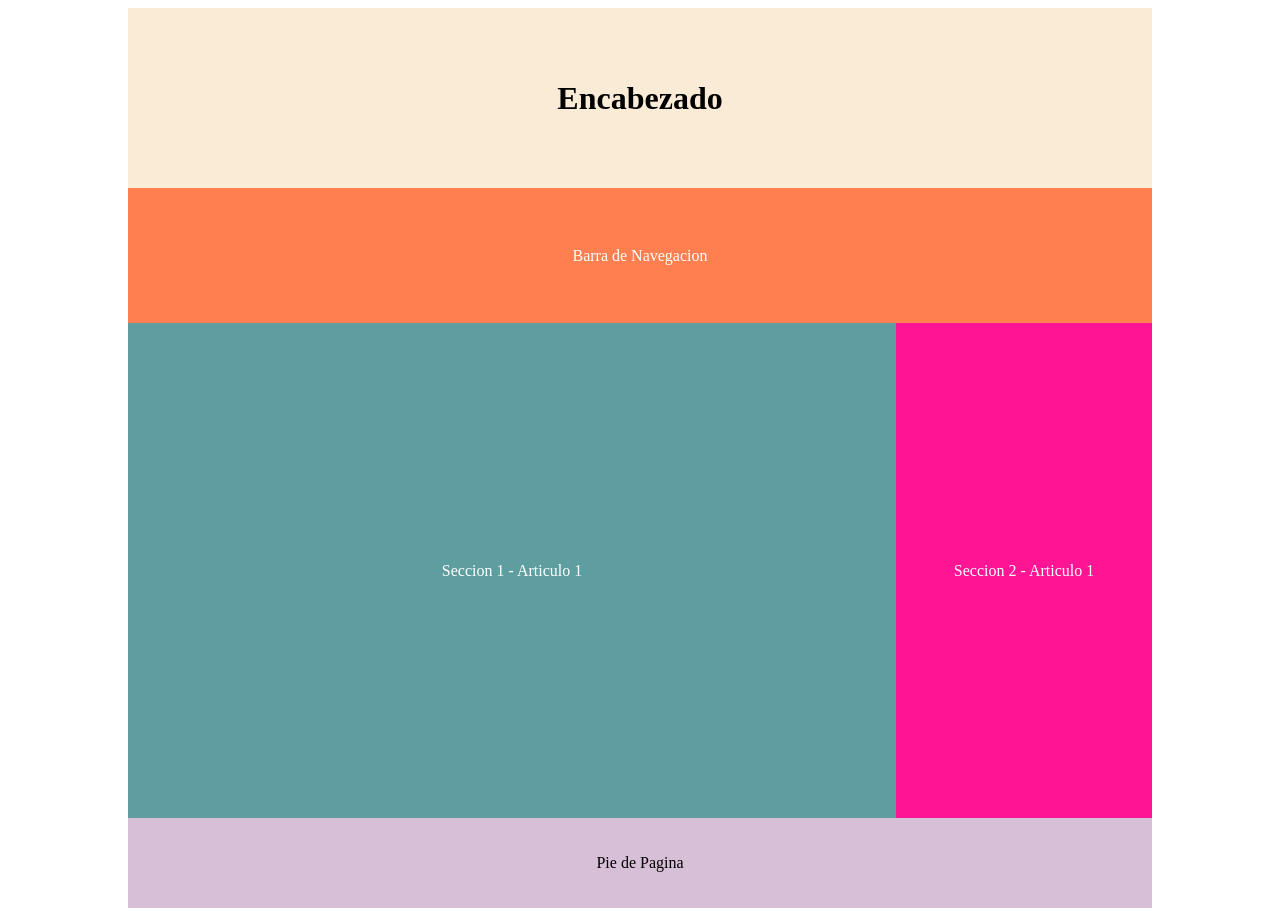
<file: Clase 5/maquetado-div.html>
<!DOCTYPE html>
<html lang="en">
<head>
    <meta charset="UTF-8">
    <meta name="viewport" content="width=device-width, initial-scale=1.0">
    <title>Maquetado con Div</title>
    <link rel="stylesheet" href="estilos-div.css">
</head>
<body>
    <div class="header">Encabezado</div>
    <div class="nav">Barra de Navegacion</div>
    <div class="main">
        <div class="seccion1">Seccion 1 - Articulo 1</div>
        <div class="seccion2">Seccion 2 - Articulo 1</div>
    </div>
    <div class="footer">Pie de Pagina</div>
</body>
</html>
</file>
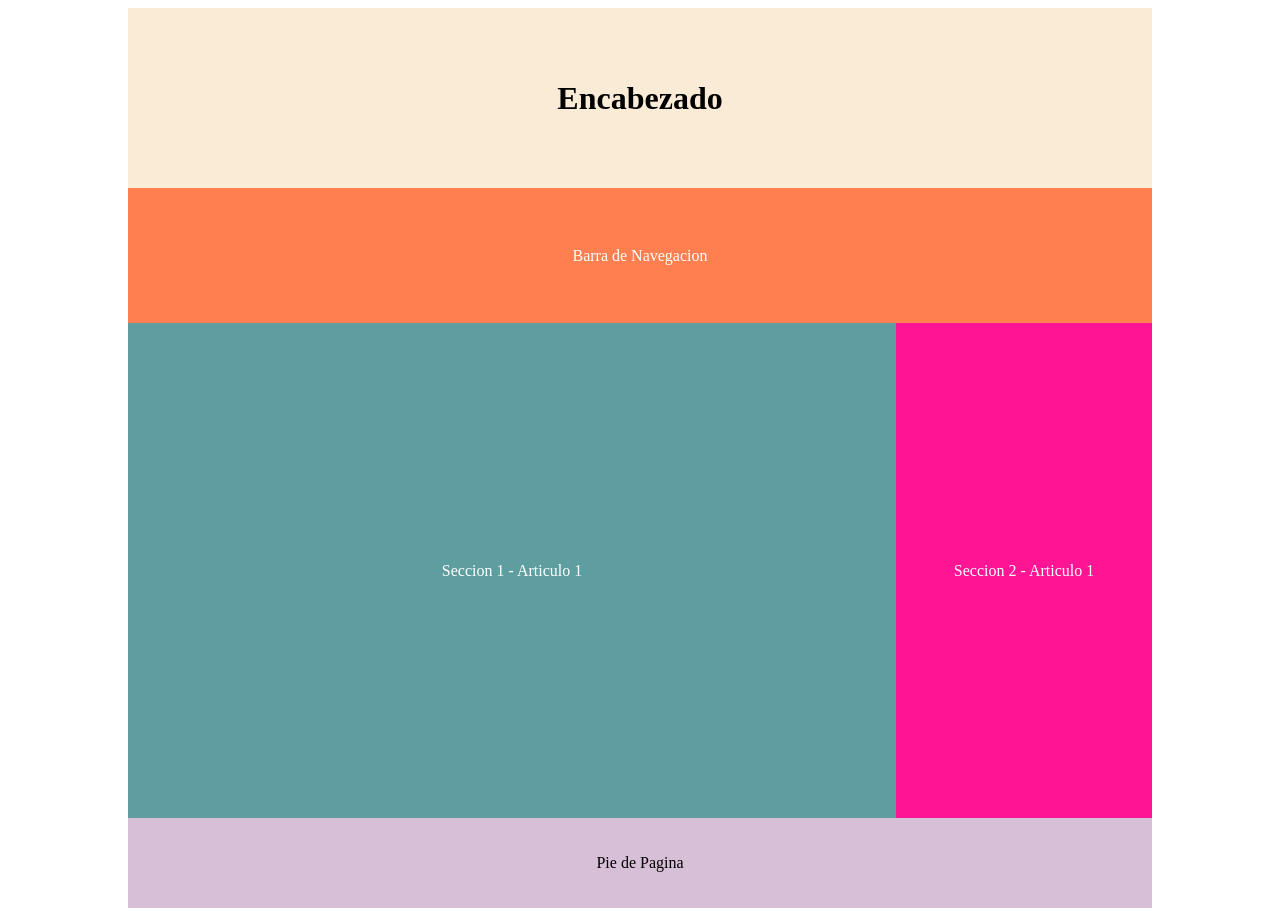
<file: Clase 5/maquetado-semantico.html>
<!DOCTYPE html>
<html lang="en">
<head>
    <meta charset="UTF-8">
    <meta name="viewport" content="width=device-width, initial-scale=1.0">
    <title>Maquetado Semantico</title>
    <link rel="stylesheet" href="estilos-semantico.css">
</head>
<body>
    <header>Encabezado</header>
    <nav>Barra de Navegacion</nav>
    <main>
        <section id="seccion1">
            <article>Seccion 1 - Articulo 1</article>
        </section>
        <section id="seccion2">
            <article>Seccion 2 - Articulo 1</article>
        </section>
    </main>
    <footer>Pie de Pagina</footer>
</body>
</html>
</file>
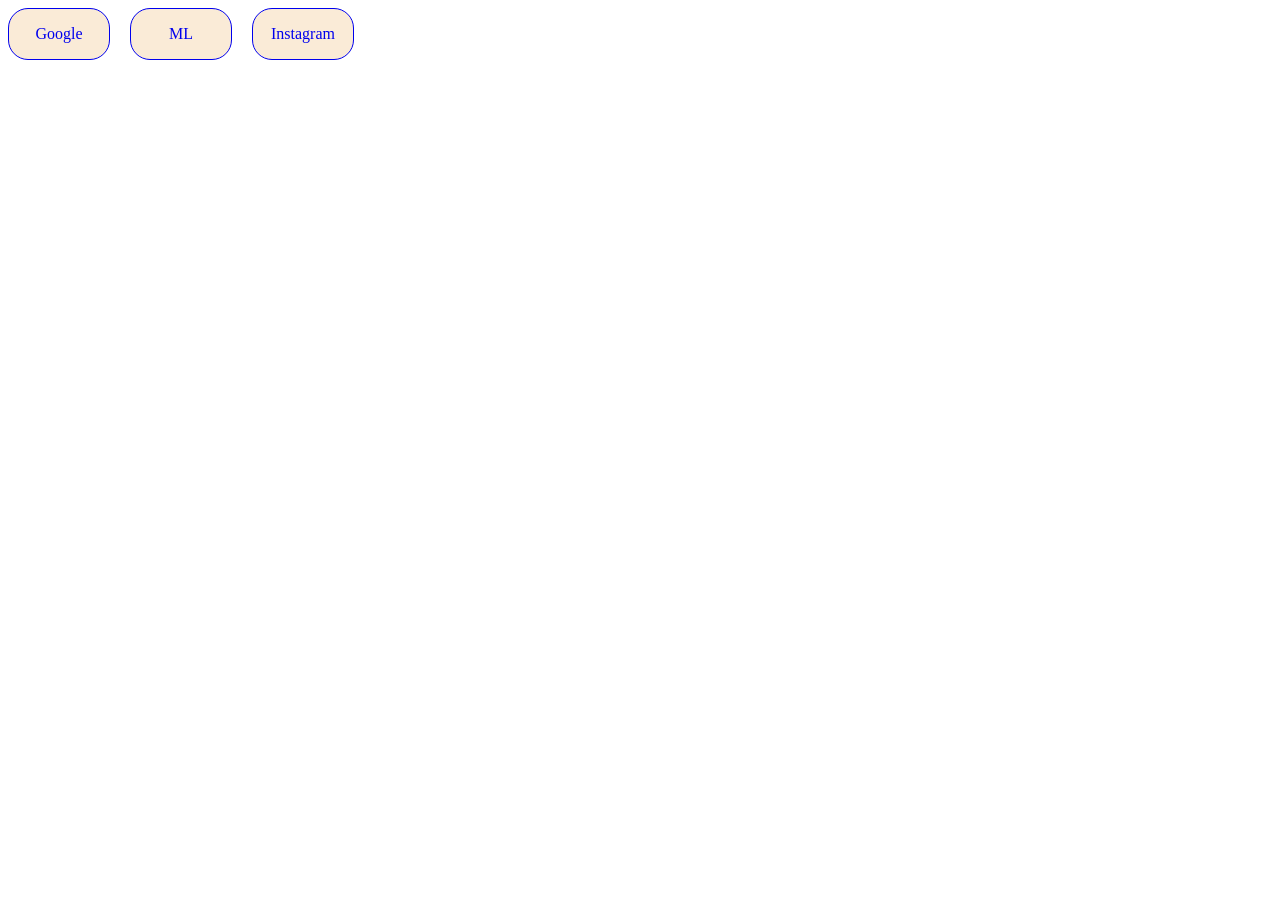
<file: Clase 3/botones/botones.html>
<!-- En lugar de ease, puedes usar otros valores para la transición en CSS:

linear: la transición ocurre a velocidad constante.
ease-in: comienza lenta y termina rápida.
ease-out: comienza rápida y termina lenta.
ease-in-out: comienza y termina lenta, rápida en el medio.
cubic-bezier(x1, y1, x2, y2): permite definir una curva personalizada.
Ejemplo: transition: background-color 1.7s linear; -->

<!DOCTYPE html>
<html lang="en">
<head>
    <meta charset="UTF-8">
    <meta name="viewport" content="width=device-width, initial-scale=1.0">
    <title>Document</title>
    <style>
        .boton{
            width: 100px;
            height: 50px;
            background-color: antiquewhite;
            border-radius: 20px;
            line-height: 50px;
            text-align: center;
            border: 1px solid;
            text-decoration: none;
            float: left;
            margin-right: 20px;
            transition: background-color 0.75s ease;
        }

        /*pseudoclase hover*/
        .boton:hover{
            background-color: brown;
            color: aliceblue;
        }
    </style>
</head>
<body>
    <a href="https://www.google.com" class="boton">Google</a>
    <a href="https://www.mercadolibre.com.ar" class="boton">ML</a>
    <a href="https://www.instagram.com" class="boton">Instagram</a>
</body>
</html>
</file>
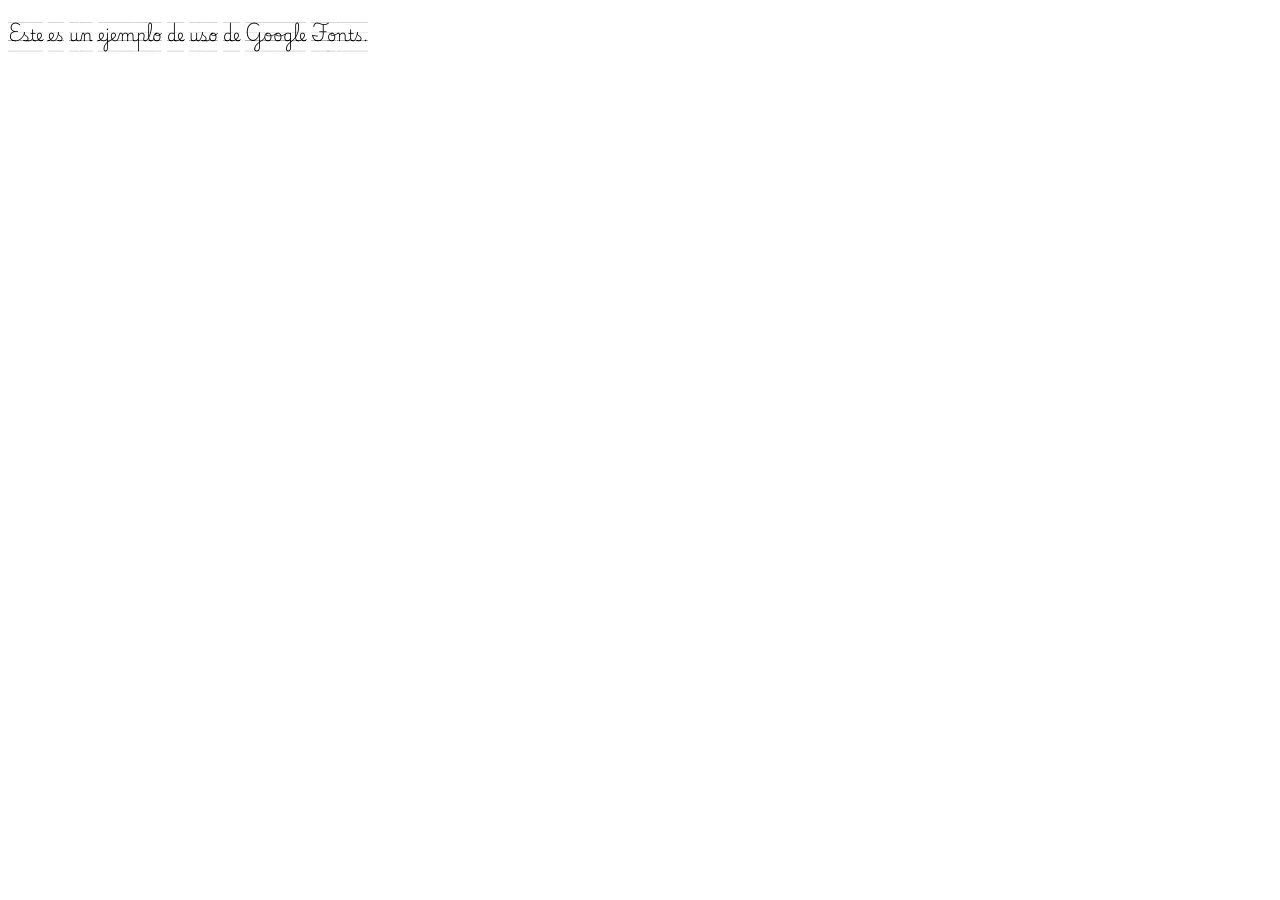
<file: Clase 3/fuentes/fuentes.html>
<!DOCTYPE html>
<html lang="en">

<head>
    <meta charset="UTF-8">
    <meta name="viewport" content="width=device-width, initial-scale=1.0">
    <title>Document</title>
    <style>
        @import url('https://fonts.googleapis.com/css2?family=Playwrite+BR+Guides&display=swap');

        .playwrite-br-guides-regular {
            font-family: "Playwrite BR Guides", cursive;
            font-weight: 400;
            font-style: normal;
        }
    </style>
</head>

<body>
    <p class="playwrite-br-guides-regular">Este es un ejemplo de uso de Google Fonts.</p>
</body>

</html>
</file>
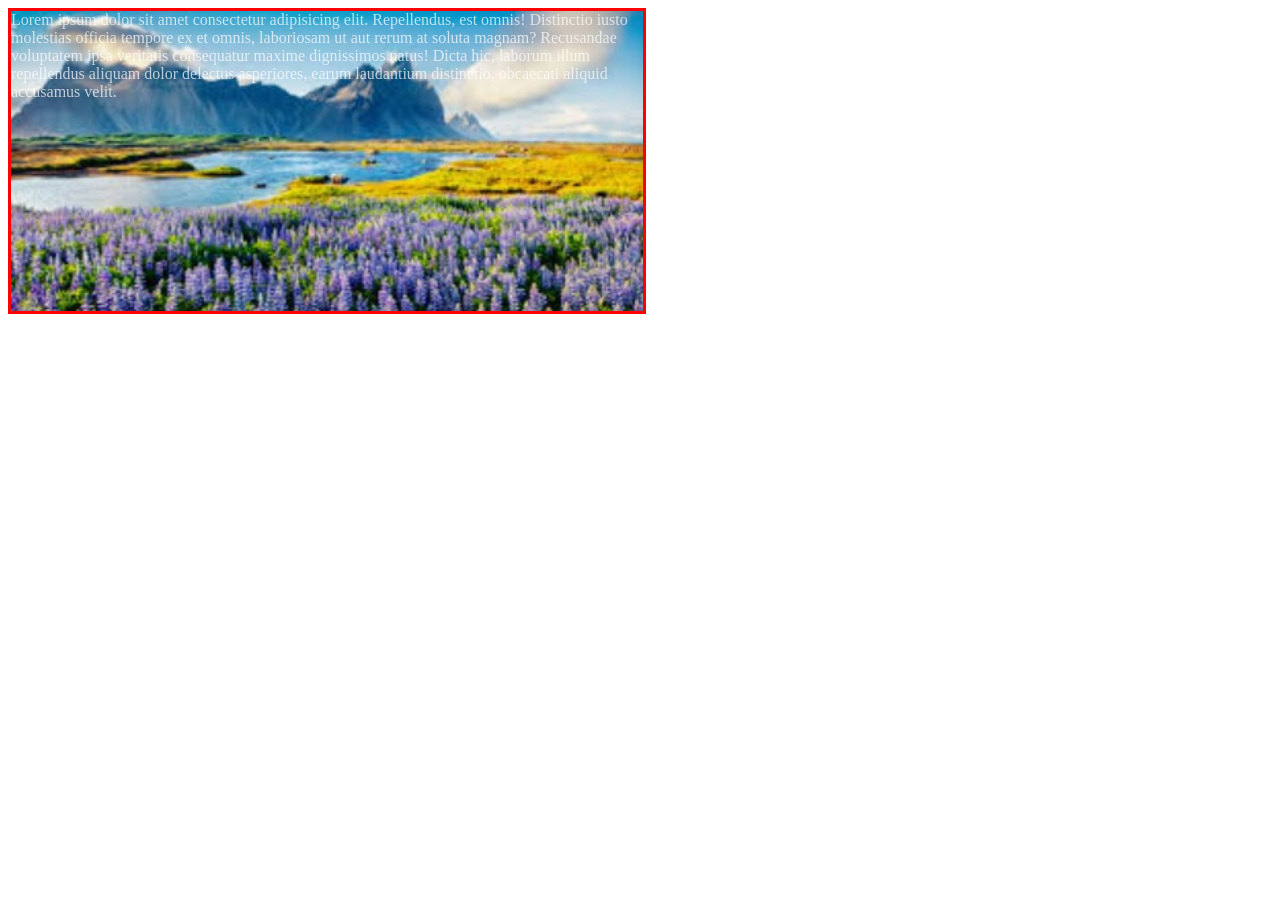
<file: Clase 3/opacidad/opacity.html>
<!DOCTYPE html>
<html lang="en">
<head>
    <meta charset="UTF-8">
    <meta name="viewport" content="width=device-width, initial-scale=1.0">
    <title>Document</title>
    <style>
        .cajaExterna{
            background-image: url(fondo.jpg);
            background-size: cover;
            width: 50%;
            height: 300px;
            border: 3px red solid;
        }
        
        .cajaInterna{
            color: white;
            opacity: 0.7;
        }
    </style>
</head>
<body>
    <div class="cajaExterna">
        <div class="cajaInterna">
            Lorem ipsum dolor sit amet consectetur adipisicing elit. Repellendus, est omnis! Distinctio iusto molestias officia tempore ex et omnis, laboriosam ut aut rerum at soluta magnam? Recusandae voluptatem ipsa veritatis consequatur maxime dignissimos natus! Dicta hic, laborum illum repellendus aliquam dolor delectus asperiores, earum laudantium distinctio, obcaecati aliquid accusamus velit.
        </div>
    </div>
</body>
</html>
</file>
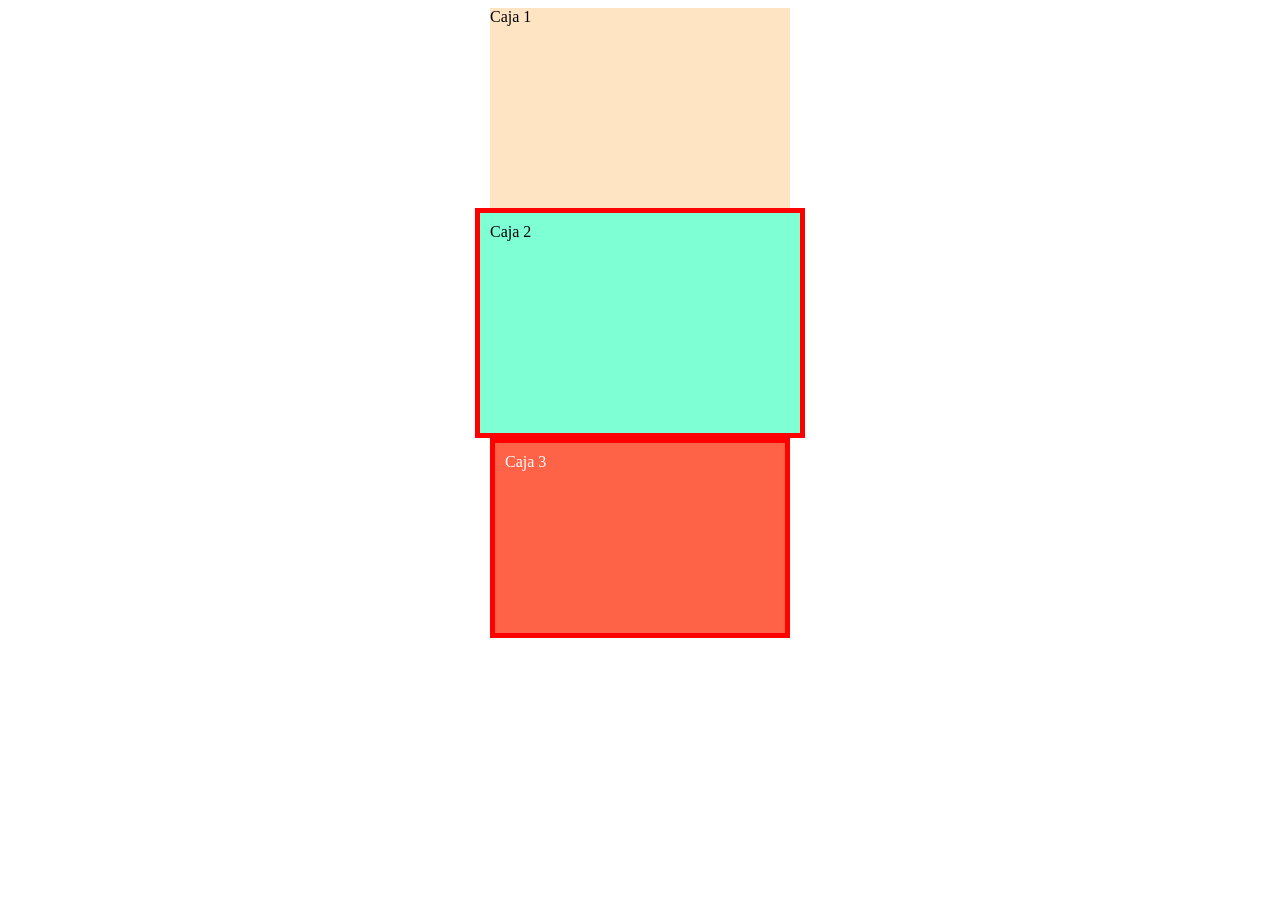
<file: Clase 4/cajas/box-sizing.html>
<!DOCTYPE html>
<html lang="en">
<head>
    <meta charset="UTF-8">
    <meta name="viewport" content="width=device-width, initial-scale=1.0">
    <title>Box Sizing</title>
<style>
        .caja1{
            width: 300px;
            height: 200px;
            background-color: bisque;
            margin: auto;/*centrado del contenido respecto del contenedor*/
        }
        .caja2{
            width: 300px;
            height: 200px;
            background-color: aquamarine;
            margin: auto;/*centrado del contenido respecto del contenedor*/
            border: 5px red solid;
            padding: 10px;
            box-sizing: content-box;/*ancho total = contenido + padding + borde*/
        }
        
        .caja3{
            width: 300px;
            height: 200px;
            background-color: tomato;
            color: white;
            margin: auto;/*centrado del contenido respecto del contenedor*/
            border: 5px red solid;
            padding: 10px;
            box-sizing: border-box;/*ancho total = width*/
        }
    </style>
</head>
<body>
    <div class="caja1">Caja 1</div>
    <div class="caja2">Caja 2</div>
    <div class="caja3">Caja 3</div>
</body>
</html>
</file>
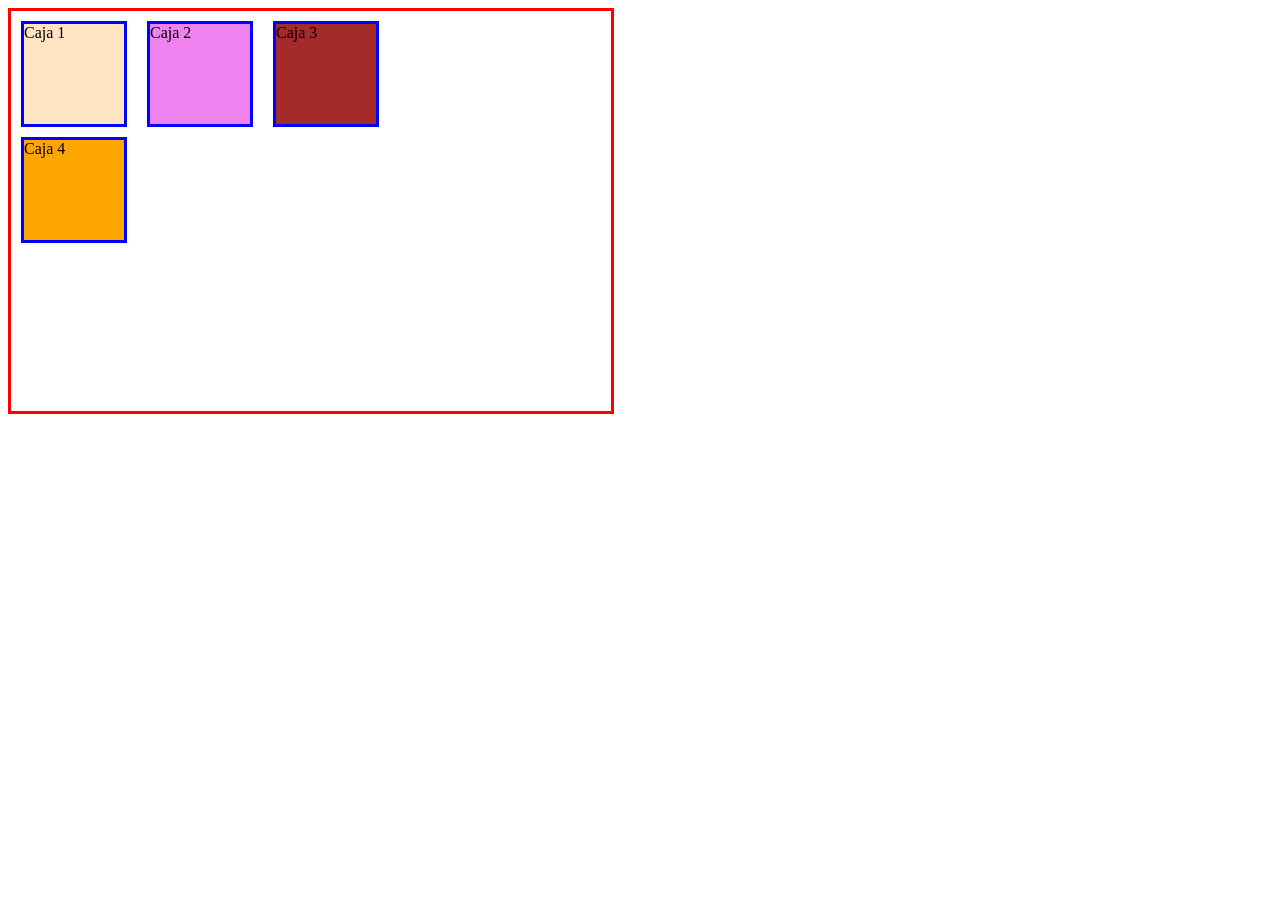
<file: Clase 4/cajas/flotacion-cajas.html>
<!DOCTYPE html>
<html lang="en">
<head>
    <meta charset="UTF-8">
    <meta name="viewport" content="width=device-width, initial-scale=1.0">
    <title>Propiedades de Flotación</title>
    <style>
        .container{
            width: 600px;
            height: 400px;
            border: 3px red solid;
        }
        .caja{
            width: 100px;
            height: 100px;
            border: 3px blue solid;
            float: left;
            margin: 10px;
        }
        .caja-1{
            background-color: bisque;
        }
        .caja-2{
            background-color: violet;
        }
        .caja-3{
            background-color: brown;
        }
        .caja-4{
            background-color: orange;
            width: 100px;
            height: 100px;
            border: 3px blue solid;
            clear: left;/* corta la flotacion -> se dispone abajo */
            margin: 10px;
        }
       
    </style>
</head>
<body>
    <div class="container">
        <div class="caja caja-1">Caja 1</div>
        <div class="caja caja-2">Caja 2</div>
        <div class="caja caja-3">Caja 3</div>
        <div class="caja-4">Caja 4</div>
    </div>
</body>
</html>
</file>
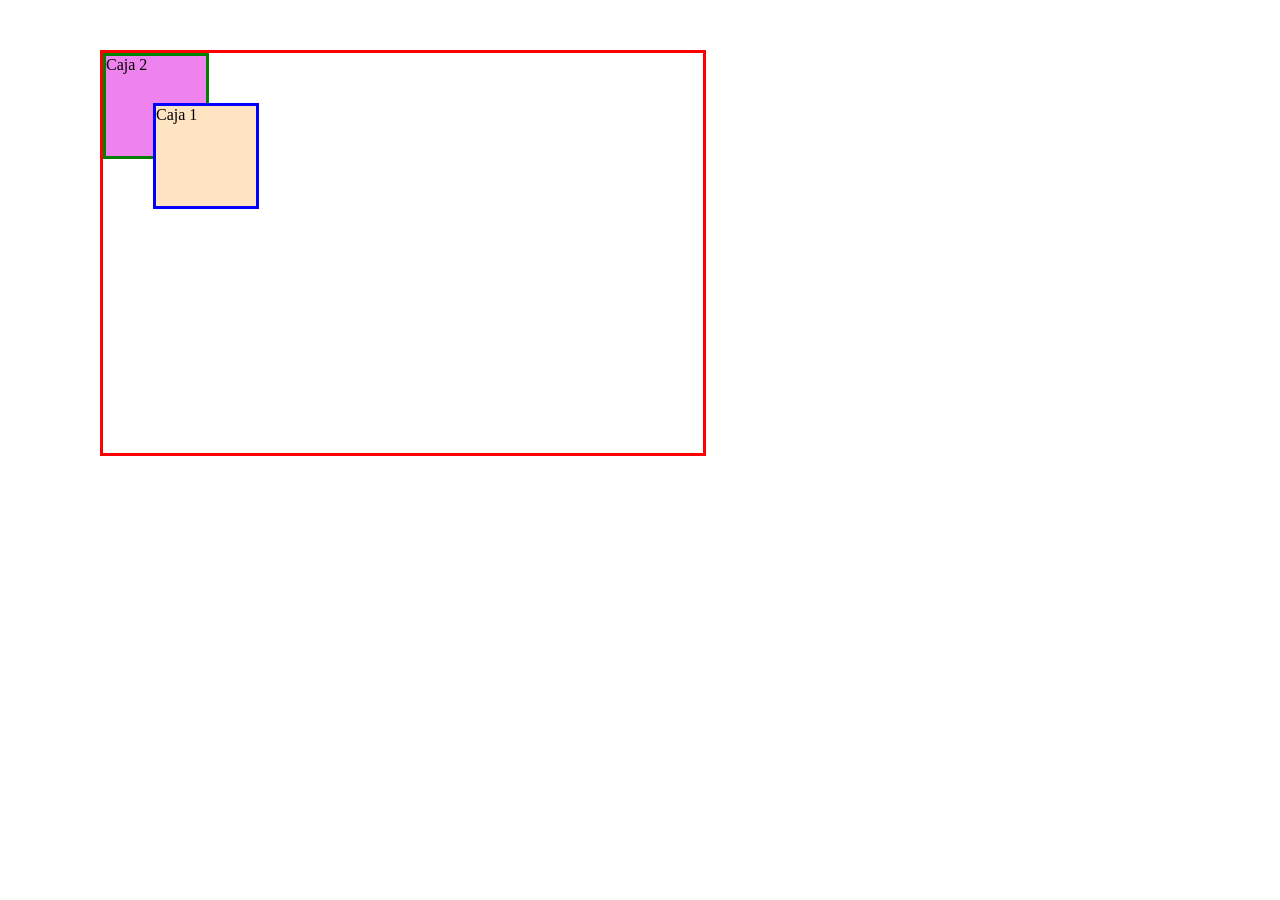
<file: Clase 4/cajas/posicionamiento-absoluto.html>
<!DOCTYPE html>
<html lang="en">
<head>
    <meta charset="UTF-8">
    <meta name="viewport" content="width=device-width, initial-scale=1.0">
    <title>Document</title>
    <style>
        .container{
            width: 600px;
            height: 400px;
            border: 3px red solid;
            position: absolute;
            top: 50px;
            left: 100px;
            /*bottom:50px; 
            left: 50px;
            right: 100px;*/
        }

        .caja1{
            width: 100px;
            height: 100px;
            background-color: bisque;
            border: 3px blue solid;
            position: absolute;
            top: 50px;
            left: 50px;
            z-index: 2;
        }

        .caja2{
            width: 100px;
            height: 100px;
            background-color: violet;
            border: 3px green solid;
            position: absolute;
            z-index: 1;
        }
    </style>
</head>
<body>
    <div class="container">
        <div class="caja1">Caja 1</div>
        <div class="caja2">Caja 2</div>
    </div>    
</body>
</html>
</file>
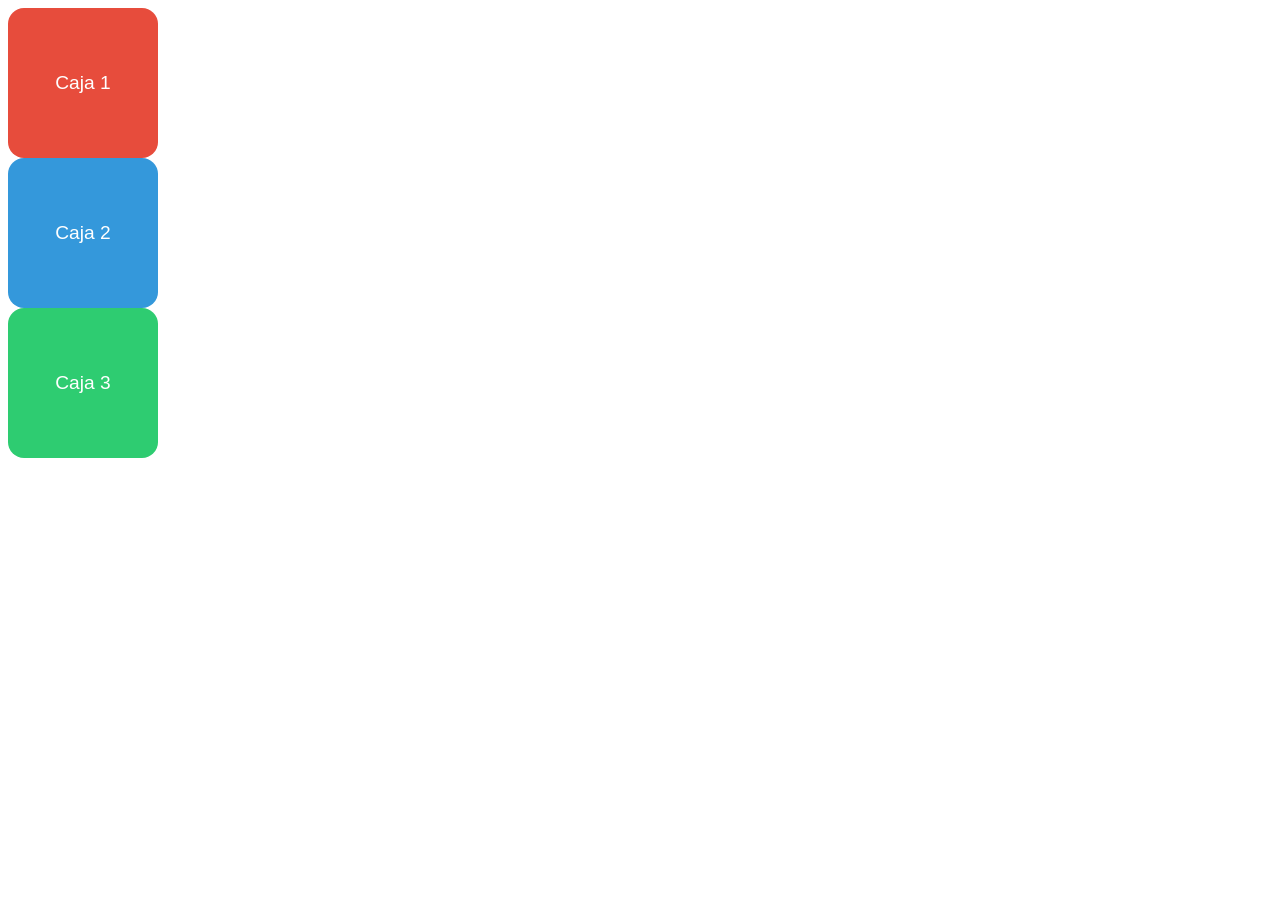
<file: Clase 4/cajas/posicionamiento-natural.html>
<!DOCTYPE html>
<html lang="es">
<head>
    <meta charset="UTF-8">
    <meta name="viewport" content="width=device-width, initial-scale=1.0">
    <title>Posicionamiento Natural</title>
    <style>
        .caja {
            width: 150px;
            height: 150px;
            margin: 0px;
            color: #ffffff;
            font-family: Arial, sans-serif;
            font-size: 1.2rem;
            display: flex;
            align-items: center;
            justify-content: center;
            border-radius: 16px;
            /* position: static; es el valor por defecto (posicionamiento natural / flujo normal) */
        }

        .caja-1 {
            background-color: #e74c3c;
        }

        .caja-2 {
            background-color: #3498db;
        }

        .caja-3 {
            background-color: #2ecc71;
        }

        /*
            html {
                font-size: 20px;
            }
        */
    </style>
</head>
<body>

    <div class="caja caja-1">Caja 1</div>
    <div class="caja caja-2">Caja 2</div>
    <div class="caja caja-3">Caja 3</div>

</body>
</html>
</file>
<file: Clase 2/imagenes/style/estilos.css>
/* selector de id  */
#texto {
    color: #ff0000;
    /* hexadecimal  #f00 */
    color: red;
    /* literal */
    color: rgb(255, 0, 0);
    /* rgb */
}

/* selector de clase */
.resaltado {
    background-color: yellow;
    font-weight: bold;
}

/* selector de etiqueta */
body {
    background-image: url('../imagenes/fondo.jpg');
    background-size: cover;
    background-attachment: fixed;
    background-repeat: no-repeat;
    background-position: center;
}
</file>
<file: Clase 5/estilos-div.css>
.header {
    width: 80vw;
    background-color: antiquewhite;
    text-align: center;
    font-size: 2rem;
    font-weight: bolder;
    margin: auto;
    height: 20vh;
    line-height: 20vh;
}

.nav {
    width: 80vw;
    background-color: coral;
    text-align: center;
    margin: auto;
    color: white;
    height: 15vh;
    line-height: 15vh;
}

.main {
    width: 80vw;
    margin: auto;
}

.seccion1 {
    width: 75%;
    background-color: cadetblue;
    text-align: center;
    color: white;
    float: left;
    height: 55vh;
    line-height: 55vh;
}

.seccion2 {
    width: 25%;
    background-color: deeppink;
    text-align: center;
    color: white;
    float: left;
    height: 55vh;
    line-height: 55vh;
}

.footer {
    width: 80vw;
    background-color: thistle;
    text-align: center;
    margin: auto;
    height: 10vh;
    line-height: 10vh;
    clear: both;
}
</file>
<file: Clase 5/estilos-semantico.css>
header{
    width: 80vw;
    background-color: antiquewhite;
    text-align: center;
    font-size: 2rem;
    font-weight: bolder;
    margin: auto;
    height: 20vh;
    line-height: 20vh;
}

nav{
    width: 80vw;
    background-color: coral;
    text-align: center;
    margin: auto;
    color: white;
    height: 15vh;
    line-height: 15vh;
}

main{
    width: 80vw;
    margin: auto;
}

#seccion1{
    width: 75%;
    background-color:cadetblue;
    text-align: center;
    color: white;
    float: left;
    height: 55vh;
    line-height: 55vh;
}

#seccion2{
    width: 25%;
    background-color:deeppink;
    text-align: center;
    color: white;
    float: left;
    height: 55vh;
    line-height: 55vh;
}

footer{
    width: 80vw;
    background-color: thistle;
    text-align: center;
    margin: auto;
    height: 10vh;
    line-height: 10vh;
    clear: both;
}
</file>
